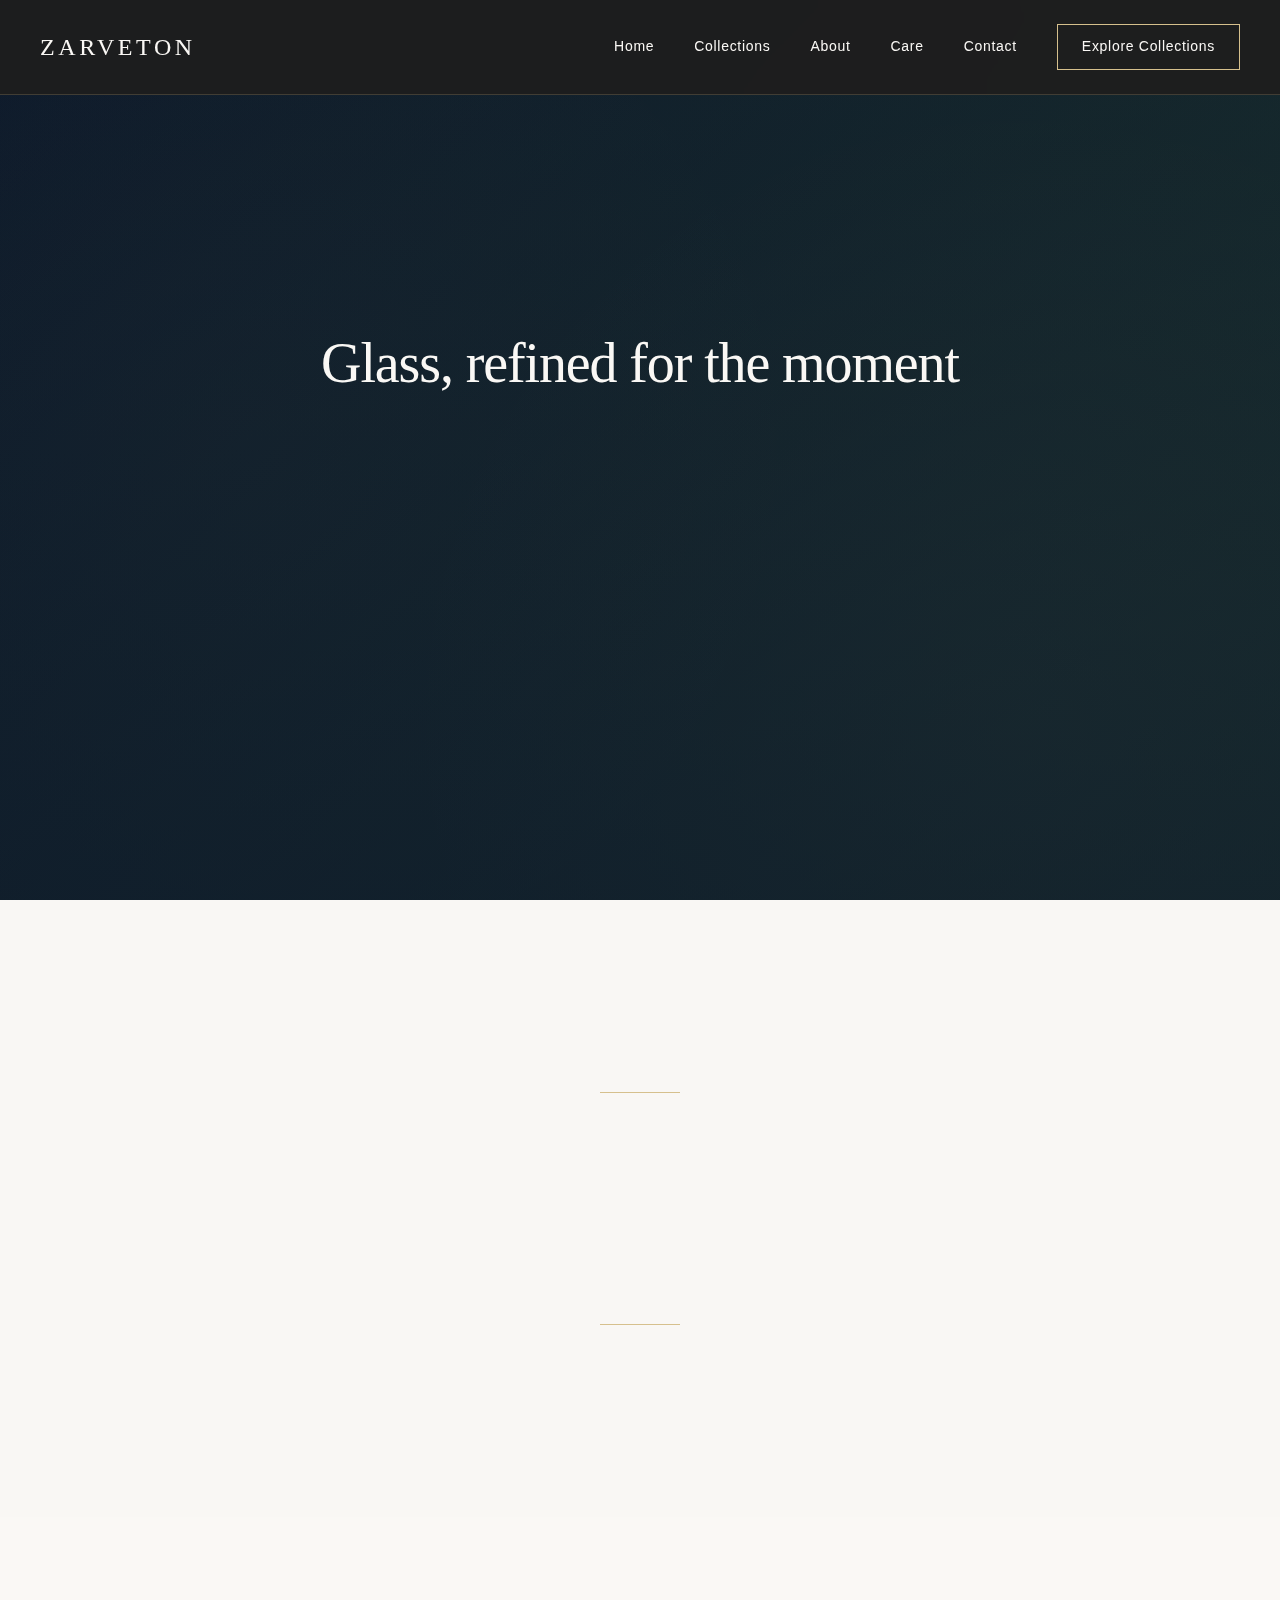
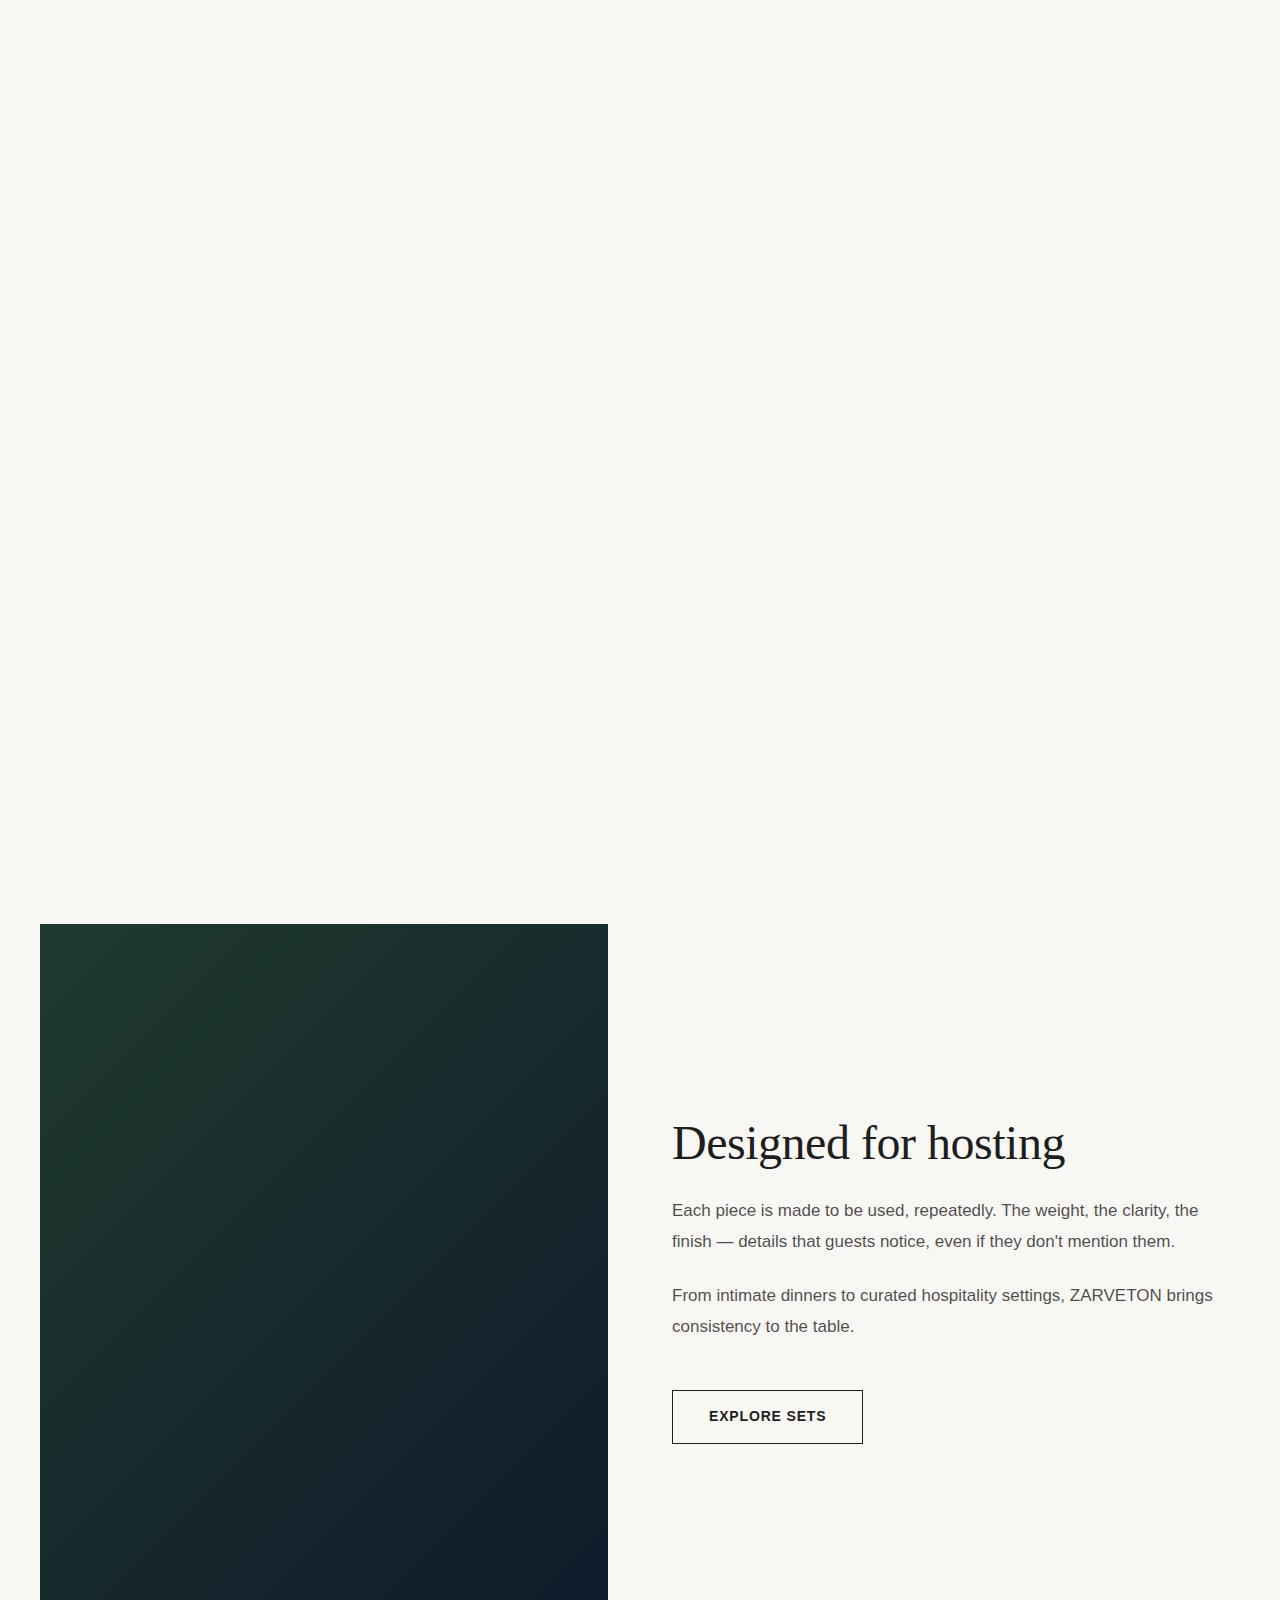
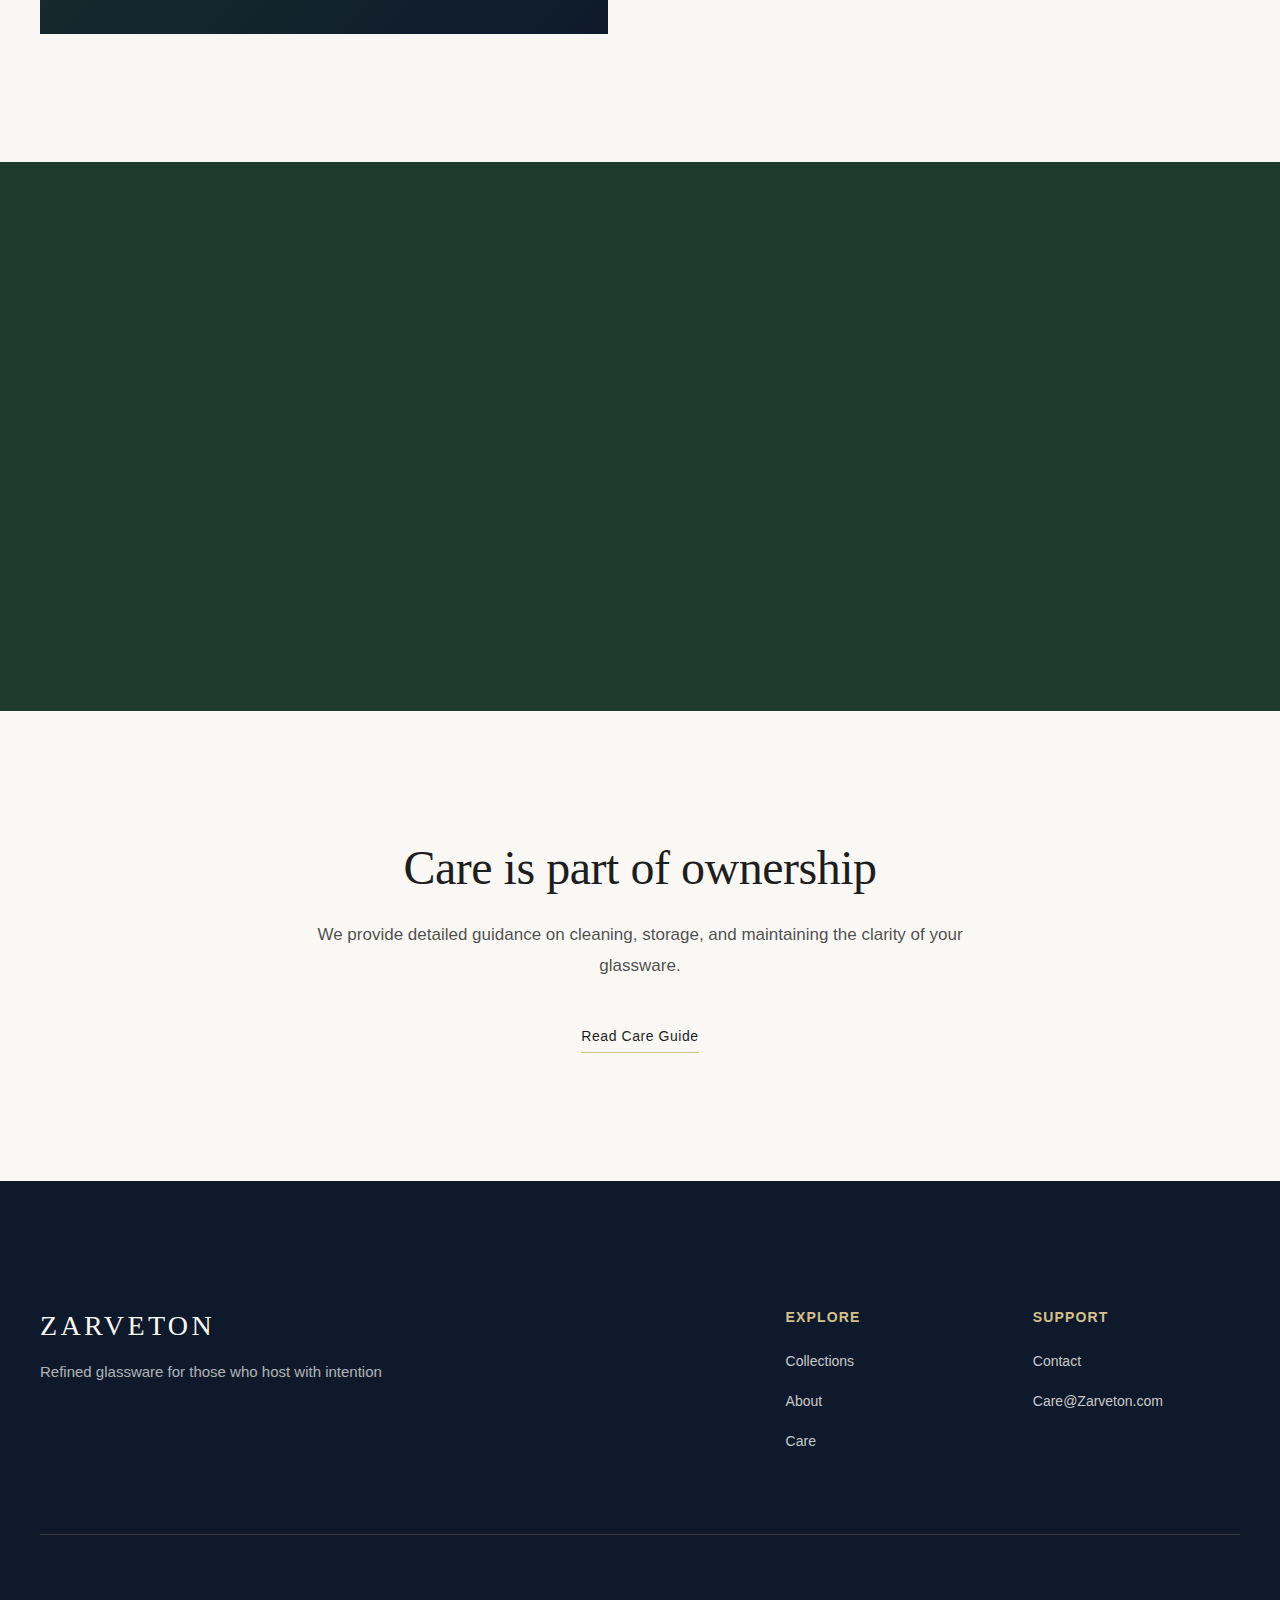
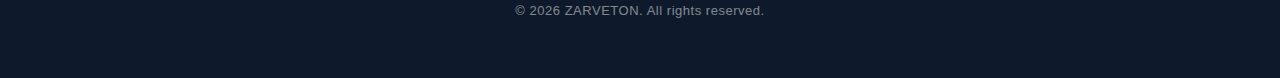
<file: index.html>
<!DOCTYPE html>
<html lang="en">
<head>
    <meta charset="UTF-8">
    <meta name="viewport" content="width=device-width, initial-scale=1.0">
    <title>ZARVETON — Refined Glassware</title>
    <link rel="stylesheet" href="styles.css">
</head>
<body>
    <!-- Navigation -->
    <nav class="nav">
        <div class="nav-container">
            <a href="index.html" class="logo">ZARVETON</a>
            <div class="nav-links">
                <a href="index.html">Home</a>
                <a href="collections.html">Collections</a>
                <a href="about.html">About</a>
                <a href="care.html">Care</a>
                <a href="contact.html">Contact</a>
                <a href="collections.html" class="nav-cta">Explore Collections</a>
            </div>
        </div>
    </nav>

    <!-- Hero Section -->
    <section class="hero">
        <div class="hero-overlay"></div>
        <div class="hero-content">
            <h1 class="fade-in">Glass, refined for the moment</h1>
            <p class="hero-subtext fade-in-delay-1">Clarity and weight, designed for those who host with intention</p>
            <div class="hero-ctas fade-in-delay-2">
                <a href="collections.html" class="btn-primary">Explore the Collection</a>
                <a href="care.html" class="btn-text">Care & Assurance</a>
            </div>
        </div>
    </section>

    <!-- Brand Philosophy -->
    <section class="philosophy">
        <div class="container-narrow">
            <div class="gold-divider"></div>
            <p class="philosophy-text fade-in-scroll">
                Balance in form. Precision in finish. Every piece is designed for clarity, weight, and the ritual of gathering. This is glassware for those who understand that care extends beyond the table.
            </p>
            <div class="gold-divider"></div>
        </div>
    </section>

    <!-- Featured Collections -->
    <section class="featured-collections">
        <div class="container">
            <div class="collections-grid">
                <article class="collection-card fade-in-scroll">
                    <div class="collection-image">
                        <div class="placeholder-image" style="background: linear-gradient(135deg, #0E1A2B 0%, #1F3A2E 100%);"></div>
                    </div>
                    <div class="collection-info">
                        <h3>Stemware</h3>
                        <p>Balanced forms for wine and champagne</p>
                        <a href="collection-detail.html" class="collection-link">View Collection</a>
                    </div>
                </article>

                <article class="collection-card fade-in-scroll">
                    <div class="collection-image">
                        <div class="placeholder-image" style="background: linear-gradient(135deg, #1F3A2E 0%, #0E1A2B 100%);"></div>
                    </div>
                    <div class="collection-info">
                        <h3>Bar</h3>
                        <p>Weighted glassware for spirits and cocktails</p>
                        <a href="collection-detail.html" class="collection-link">View Collection</a>
                    </div>
                </article>

                <article class="collection-card fade-in-scroll">
                    <div class="collection-image">
                        <div class="placeholder-image" style="background: linear-gradient(135deg, #0E1A2B 0%, #1E1E1E 100%);"></div>
                    </div>
                    <div class="collection-info">
                        <h3>Serveware</h3>
                        <p>Carafes and vessels for shared moments</p>
                        <a href="collection-detail.html" class="collection-link">View Collection</a>
                    </div>
                </article>
            </div>
        </div>
    </section>

    <!-- The Moment / Use Case -->
    <section class="moment">
        <div class="container-wide">
            <div class="moment-grid">
                <div class="moment-image">
                    <div class="placeholder-image" style="background: linear-gradient(135deg, #1F3A2E 0%, #0E1A2B 100%);"></div>
                </div>
                <div class="moment-content">
                    <h2>Designed for hosting</h2>
                    <p>Each piece is made to be used, repeatedly. The weight, the clarity, the finish — details that guests notice, even if they don't mention them.</p>
                    <p>From intimate dinners to curated hospitality settings, ZARVETON brings consistency to the table.</p>
                    <a href="collections.html" class="btn-secondary">Explore Sets</a>
                </div>
            </div>
        </div>
    </section>

    <!-- Craft & Assurance -->
    <section class="assurance">
        <div class="container">
            <div class="assurance-grid">
                <div class="assurance-item fade-in-scroll">
                    <div class="assurance-icon">
                        <svg width="32" height="32" viewBox="0 0 32 32" fill="none" xmlns="http://www.w3.org/2000/svg">
                            <circle cx="16" cy="16" r="15" stroke="#D6C08D" stroke-width="1"/>
                            <circle cx="16" cy="16" r="8" stroke="#D6C08D" stroke-width="1"/>
                        </svg>
                    </div>
                    <h4>Clarity & finish</h4>
                    <p>Transparent glass, precise edges, refined surface quality</p>
                </div>

                <div class="assurance-item fade-in-scroll">
                    <div class="assurance-icon">
                        <svg width="32" height="32" viewBox="0 0 32 32" fill="none" xmlns="http://www.w3.org/2000/svg">
                            <rect x="8" y="16" width="16" height="1" fill="#D6C08D"/>
                            <rect x="8" y="12" width="16" height="1" fill="#D6C08D"/>
                            <rect x="8" y="20" width="16" height="1" fill="#D6C08D"/>
                        </svg>
                    </div>
                    <h4>Balanced weight</h4>
                    <p>Measured proportions that feel substantial in hand</p>
                </div>

                <div class="assurance-item fade-in-scroll">
                    <div class="assurance-icon">
                        <svg width="32" height="32" viewBox="0 0 32 32" fill="none" xmlns="http://www.w3.org/2000/svg">
                            <path d="M16 4 L28 16 L16 28 L4 16 Z" stroke="#D6C08D" stroke-width="1" fill="none"/>
                        </svg>
                    </div>
                    <h4>Designed for repeat use</h4>
                    <p>Built to become part of your hosting ritual</p>
                </div>

                <div class="assurance-item fade-in-scroll">
                    <div class="assurance-icon">
                        <svg width="32" height="32" viewBox="0 0 32 32" fill="none" xmlns="http://www.w3.org/2000/svg">
                            <rect x="6" y="6" width="20" height="20" stroke="#D6C08D" stroke-width="1" fill="none"/>
                            <line x1="6" y1="16" x2="26" y2="16" stroke="#D6C08D" stroke-width="1"/>
                            <line x1="16" y1="6" x2="16" y2="26" stroke="#D6C08D" stroke-width="1"/>
                        </svg>
                    </div>
                    <h4>Care-first support</h4>
                    <p>Guidance for longevity, always available</p>
                </div>
            </div>
        </div>
    </section>

    <!-- Care Preview -->
    <section class="care-preview">
        <div class="container-narrow">
            <h2>Care is part of ownership</h2>
            <p>We provide detailed guidance on cleaning, storage, and maintaining the clarity of your glassware.</p>
            <a href="care.html" class="btn-text">Read Care Guide</a>
        </div>
    </section>

    <!-- Footer -->
    <footer class="footer">
        <div class="container">
            <div class="footer-content">
                <div class="footer-brand">
                    <h3>ZARVETON</h3>
                    <p>Refined glassware for those who host with intention</p>
                </div>
                <div class="footer-links">
                    <div class="footer-column">
                        <h5>Explore</h5>
                        <a href="collections.html">Collections</a>
                        <a href="about.html">About</a>
                        <a href="care.html">Care</a>
                    </div>
                    <div class="footer-column">
                        <h5>Support</h5>
                        <a href="contact.html">Contact</a>
                        <a href="mailto:Care@Zarveton.com">Care@Zarveton.com</a>
                    </div>
                </div>
            </div>
            <div class="footer-bottom">
                <p>&copy; 2026 ZARVETON. All rights reserved.</p>
            </div>
        </div>
    </footer>

    <script src="script.js"></script>
</body>
</html>
</file>
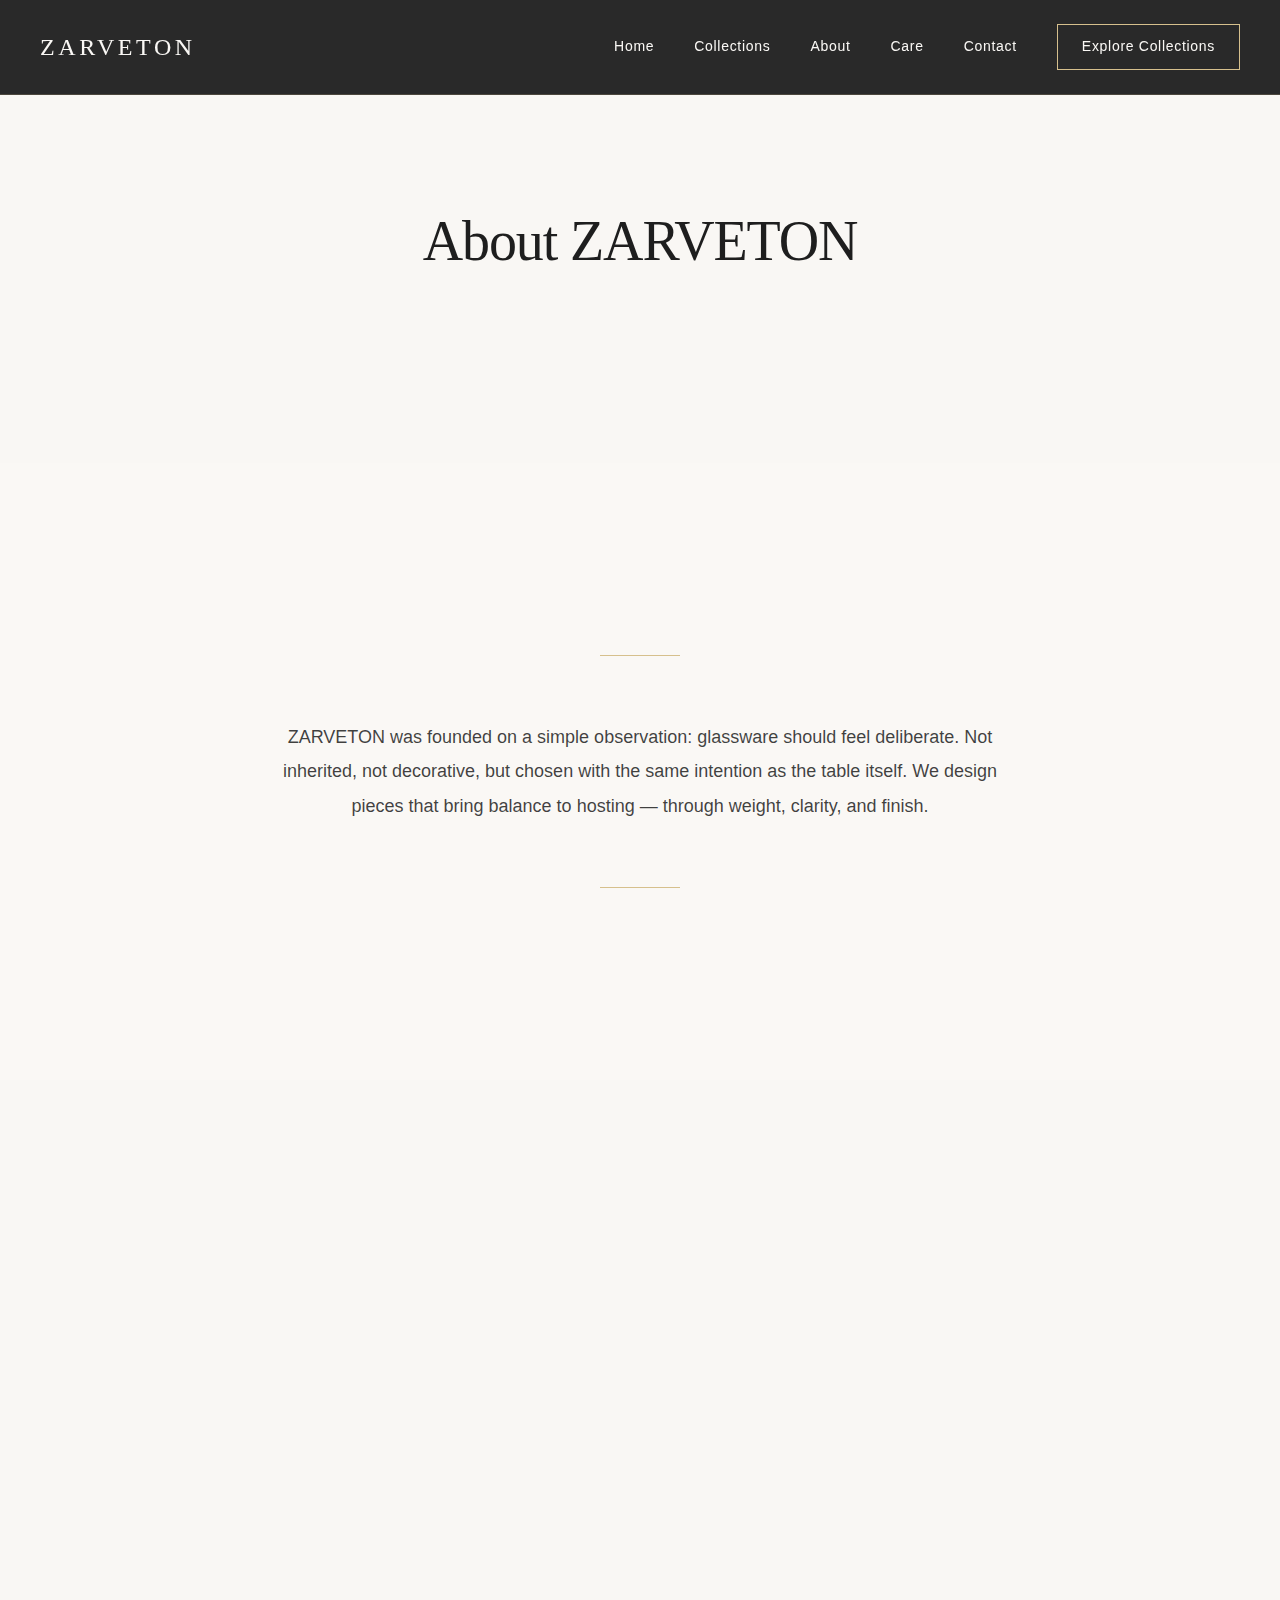
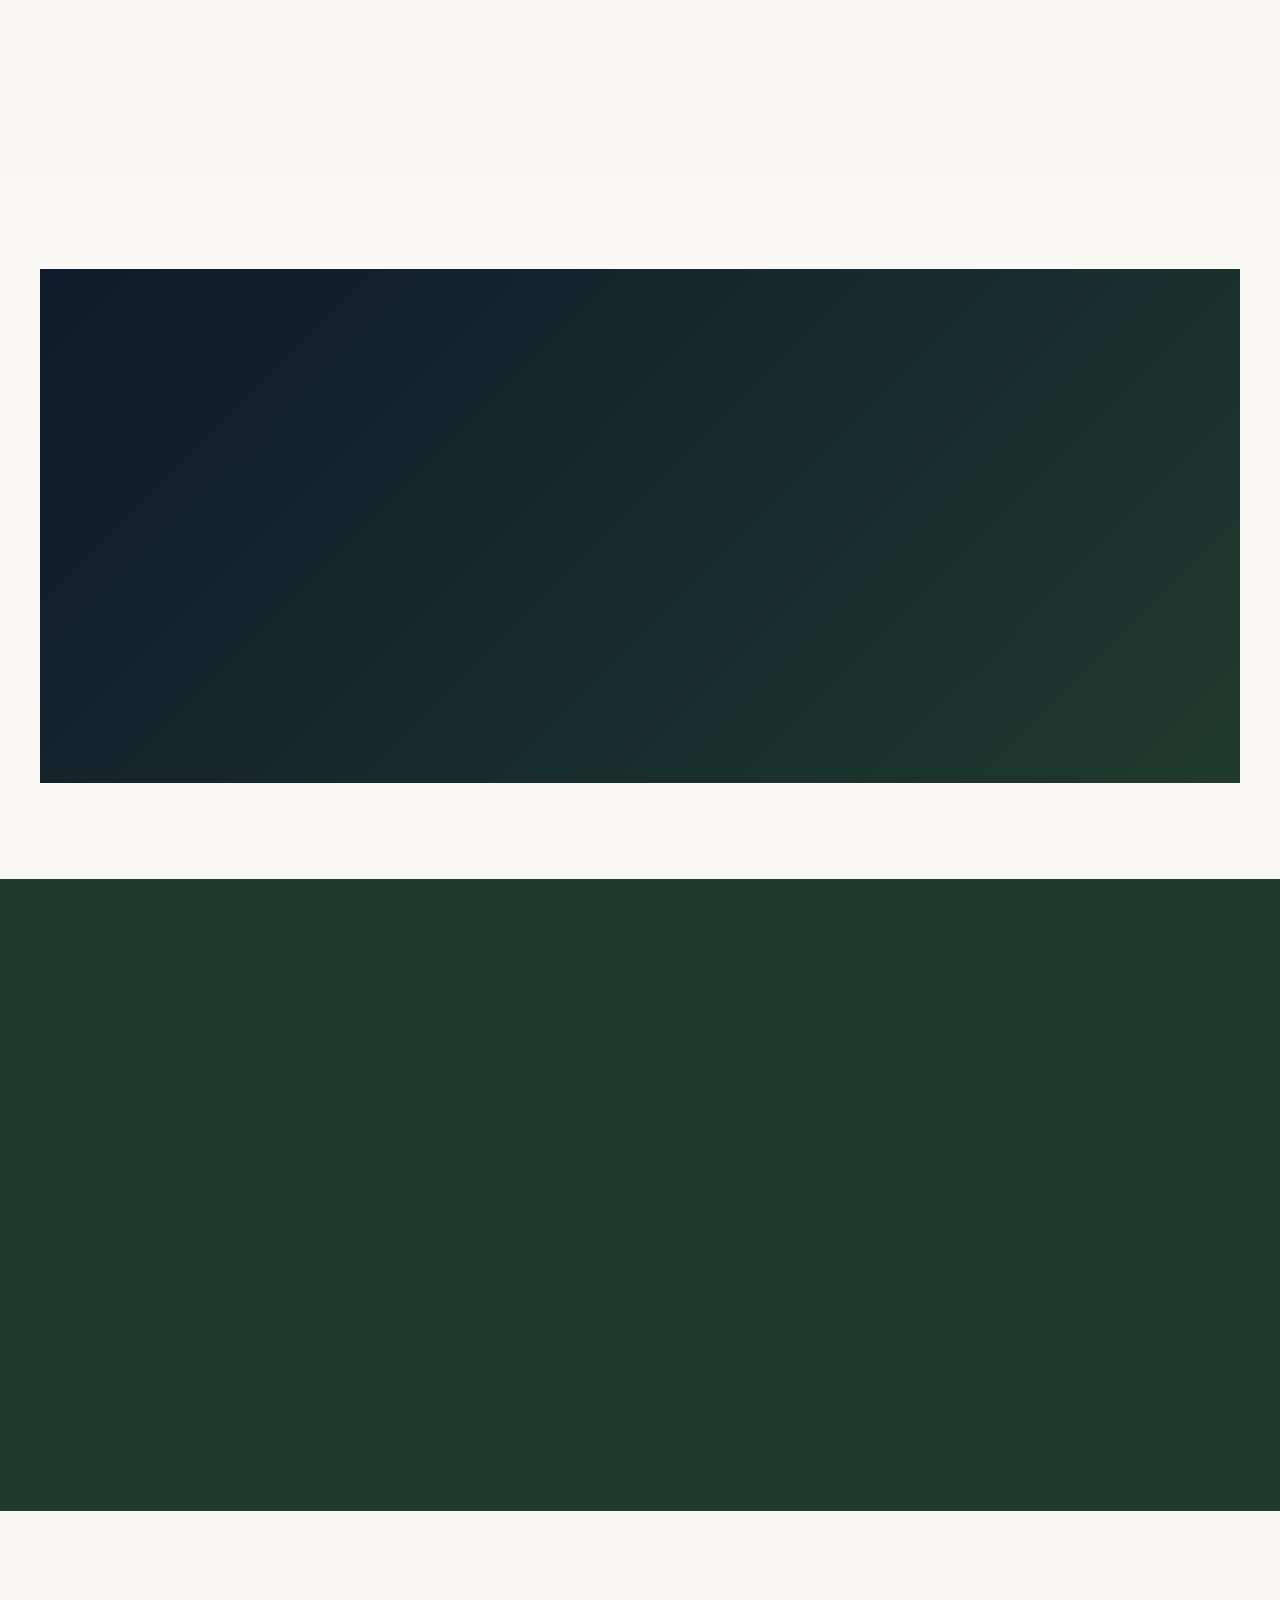
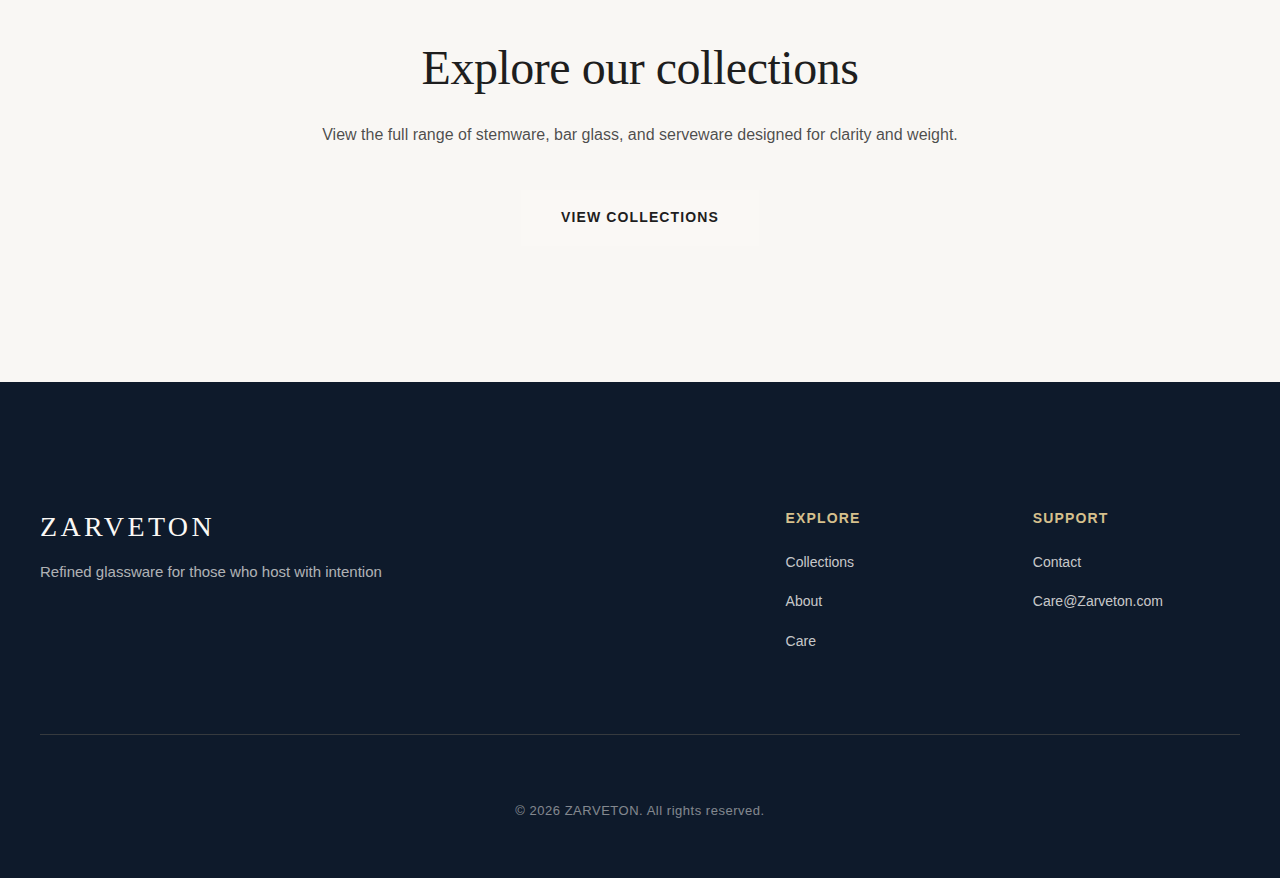
<file: about.html>
<!DOCTYPE html>
<html lang="en">
<head>
    <meta charset="UTF-8">
    <meta name="viewport" content="width=device-width, initial-scale=1.0">
    <title>About — ZARVETON</title>
    <link rel="stylesheet" href="styles.css">
    <link rel="stylesheet" href="about.css">
</head>
<body>
    <!-- Navigation -->
    <nav class="nav">
        <div class="nav-container">
            <a href="index.html" class="logo">ZARVETON</a>
            <div class="nav-links">
                <a href="index.html">Home</a>
                <a href="collections.html">Collections</a>
                <a href="about.html">About</a>
                <a href="care.html">Care</a>
                <a href="contact.html">Contact</a>
                <a href="collections.html" class="nav-cta">Explore Collections</a>
            </div>
        </div>
    </nav>

    <!-- About Hero -->
    <section class="about-hero">
        <div class="container-narrow">
            <h1 class="fade-in">About ZARVETON</h1>
            <p class="hero-intro fade-in-delay-1">Glassware designed for clarity, weight, and those who understand that hosting is a form of care.</p>
        </div>
    </section>

    <!-- Origin Statement -->
    <section class="about-origin">
        <div class="container-narrow">
            <div class="gold-divider"></div>
            <p class="fade-in-scroll">ZARVETON was founded on a simple observation: glassware should feel deliberate. Not inherited, not decorative, but chosen with the same intention as the table itself. We design pieces that bring balance to hosting — through weight, clarity, and finish.</p>
            <div class="gold-divider"></div>
        </div>
    </section>

    <!-- Philosophy Grid -->
    <section class="about-philosophy">
        <div class="container">
            <h2 class="section-title fade-in-scroll">What ZARVETON stands for</h2>
            <div class="philosophy-grid">
                <article class="philosophy-card fade-in-scroll">
                    <h3>Craft without drama</h3>
                    <p>We believe in precision over spectacle. Every piece is designed to perform quietly — clear glass, balanced weight, refined edges. The details speak for themselves, without excess.</p>
                </article>

                <article class="philosophy-card fade-in-scroll">
                    <h3>Balance in form</h3>
                    <p>A glass should feel right in hand. Not too light, not too heavy. The proportions matter because they affect how guests experience the moment. We design for stability, sight lines, and the ritual of use.</p>
                </article>

                <article class="philosophy-card fade-in-scroll">
                    <h3>Hosting as intention</h3>
                    <p>Tables are where care becomes visible. The glassware you choose signals how you approach gathering. ZARVETON is for those who see hosting as more than hospitality — it's a form of consideration.</p>
                </article>
            </div>
        </div>
    </section>

    <!-- Image Feature -->
    <section class="about-image">
        <div class="container-wide">
            <div class="about-image-full">
                <div class="placeholder-image" style="background: linear-gradient(135deg, #0E1A2B 0%, #1F3A2E 100%);"></div>
            </div>
        </div>
    </section>

    <!-- Who We Serve -->
    <section class="about-serve">
        <div class="container-narrow">
            <h2 class="fade-in-scroll">Who we serve</h2>
            <div class="serve-content fade-in-scroll">
                <p>ZARVETON is designed for individuals who care about hosting with intention — those who understand that glassware is part of the table's narrative.</p>
                <p>We also work with boutique hospitality spaces: restaurants, hotels, and venues that value consistency, finish, and the kind of attention guests notice without mentioning.</p>
                <p>Whether you're building a home collection or outfitting a dining room, we provide glassware that holds up to repeated use and maintains its clarity over time.</p>
            </div>
        </div>
    </section>

    <!-- CTA -->
    <section class="about-cta">
        <div class="container-narrow">
            <h2>Explore our collections</h2>
            <p>View the full range of stemware, bar glass, and serveware designed for clarity and weight.</p>
            <a href="collections.html" class="btn-primary">View Collections</a>
        </div>
    </section>

    <!-- Footer -->
    <footer class="footer">
        <div class="container">
            <div class="footer-content">
                <div class="footer-brand">
                    <h3>ZARVETON</h3>
                    <p>Refined glassware for those who host with intention</p>
                </div>
                <div class="footer-links">
                    <div class="footer-column">
                        <h5>Explore</h5>
                        <a href="collections.html">Collections</a>
                        <a href="about.html">About</a>
                        <a href="care.html">Care</a>
                    </div>
                    <div class="footer-column">
                        <h5>Support</h5>
                        <a href="contact.html">Contact</a>
                        <a href="mailto:Care@Zarveton.com">Care@Zarveton.com</a>
                    </div>
                </div>
            </div>
            <div class="footer-bottom">
                <p>&copy; 2026 ZARVETON. All rights reserved.</p>
            </div>
        </div>
    </footer>

    <script src="script.js"></script>
</body>
</html>
</file>
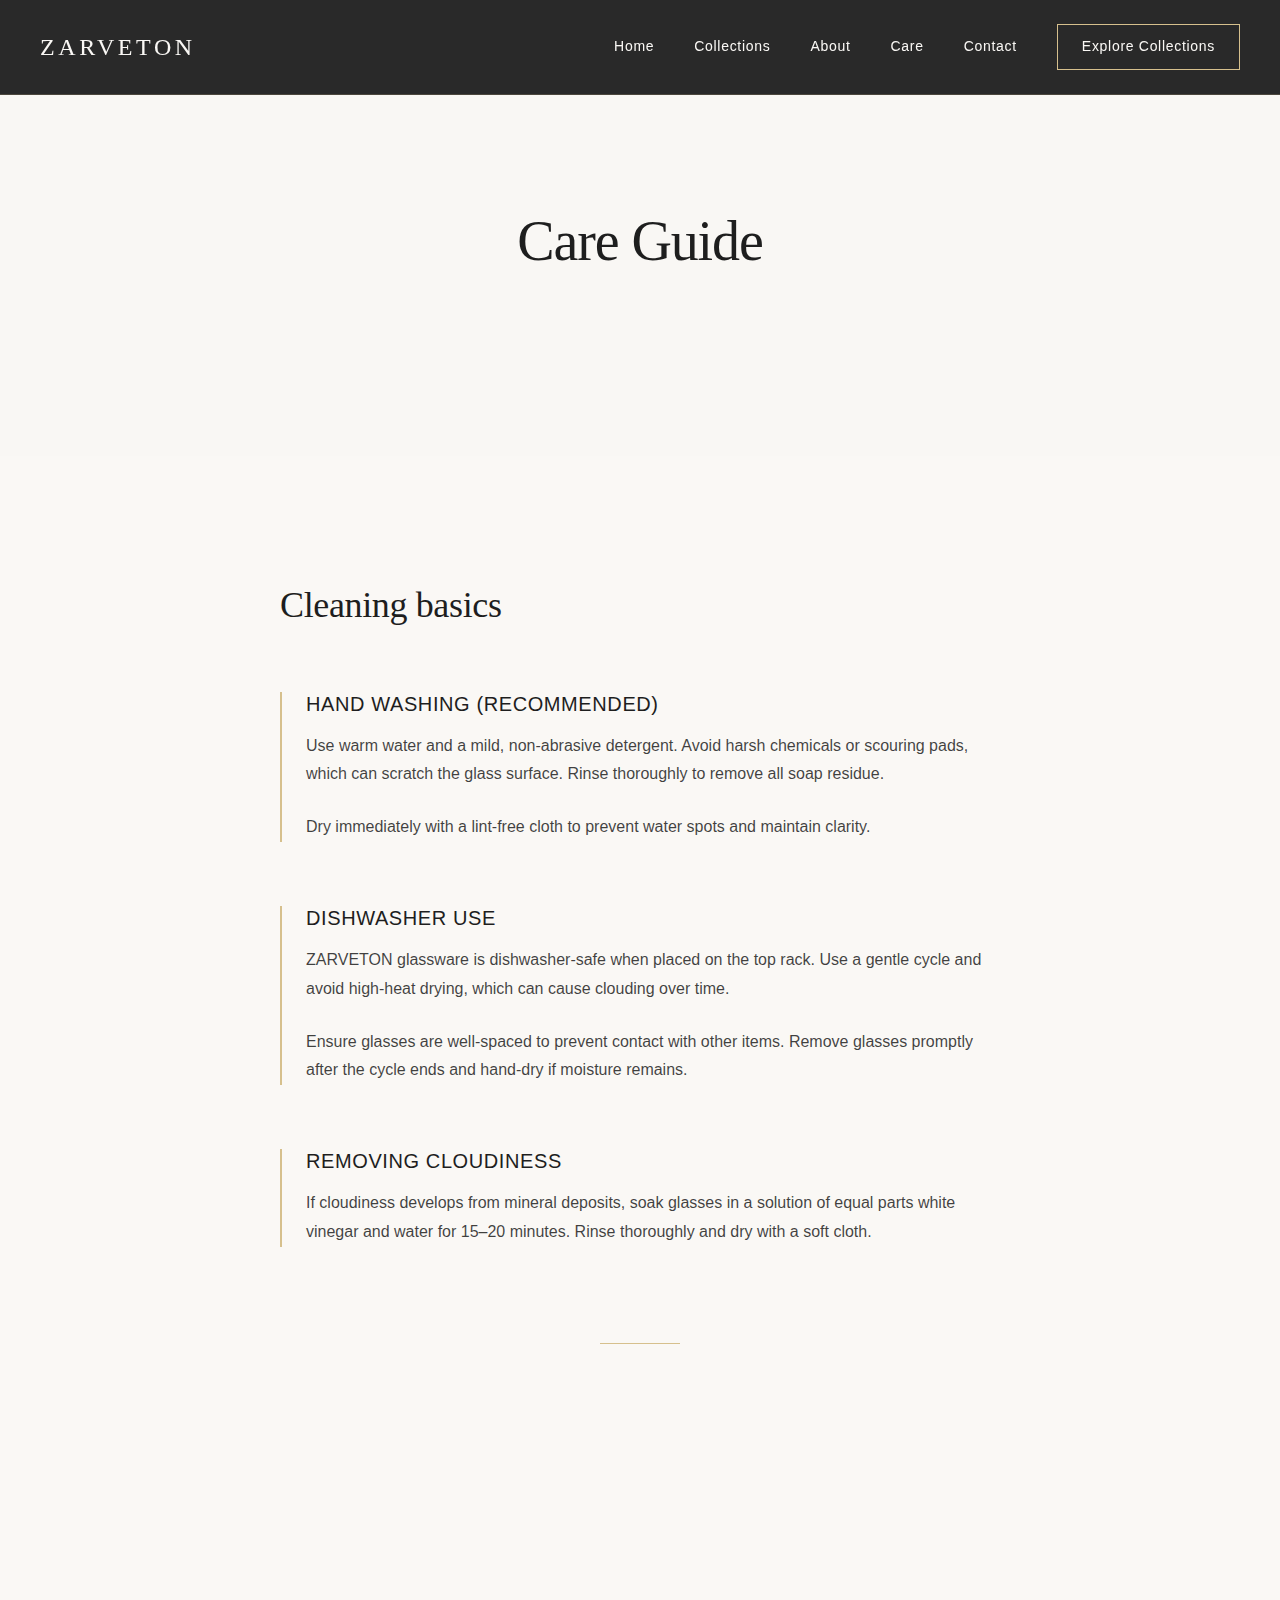
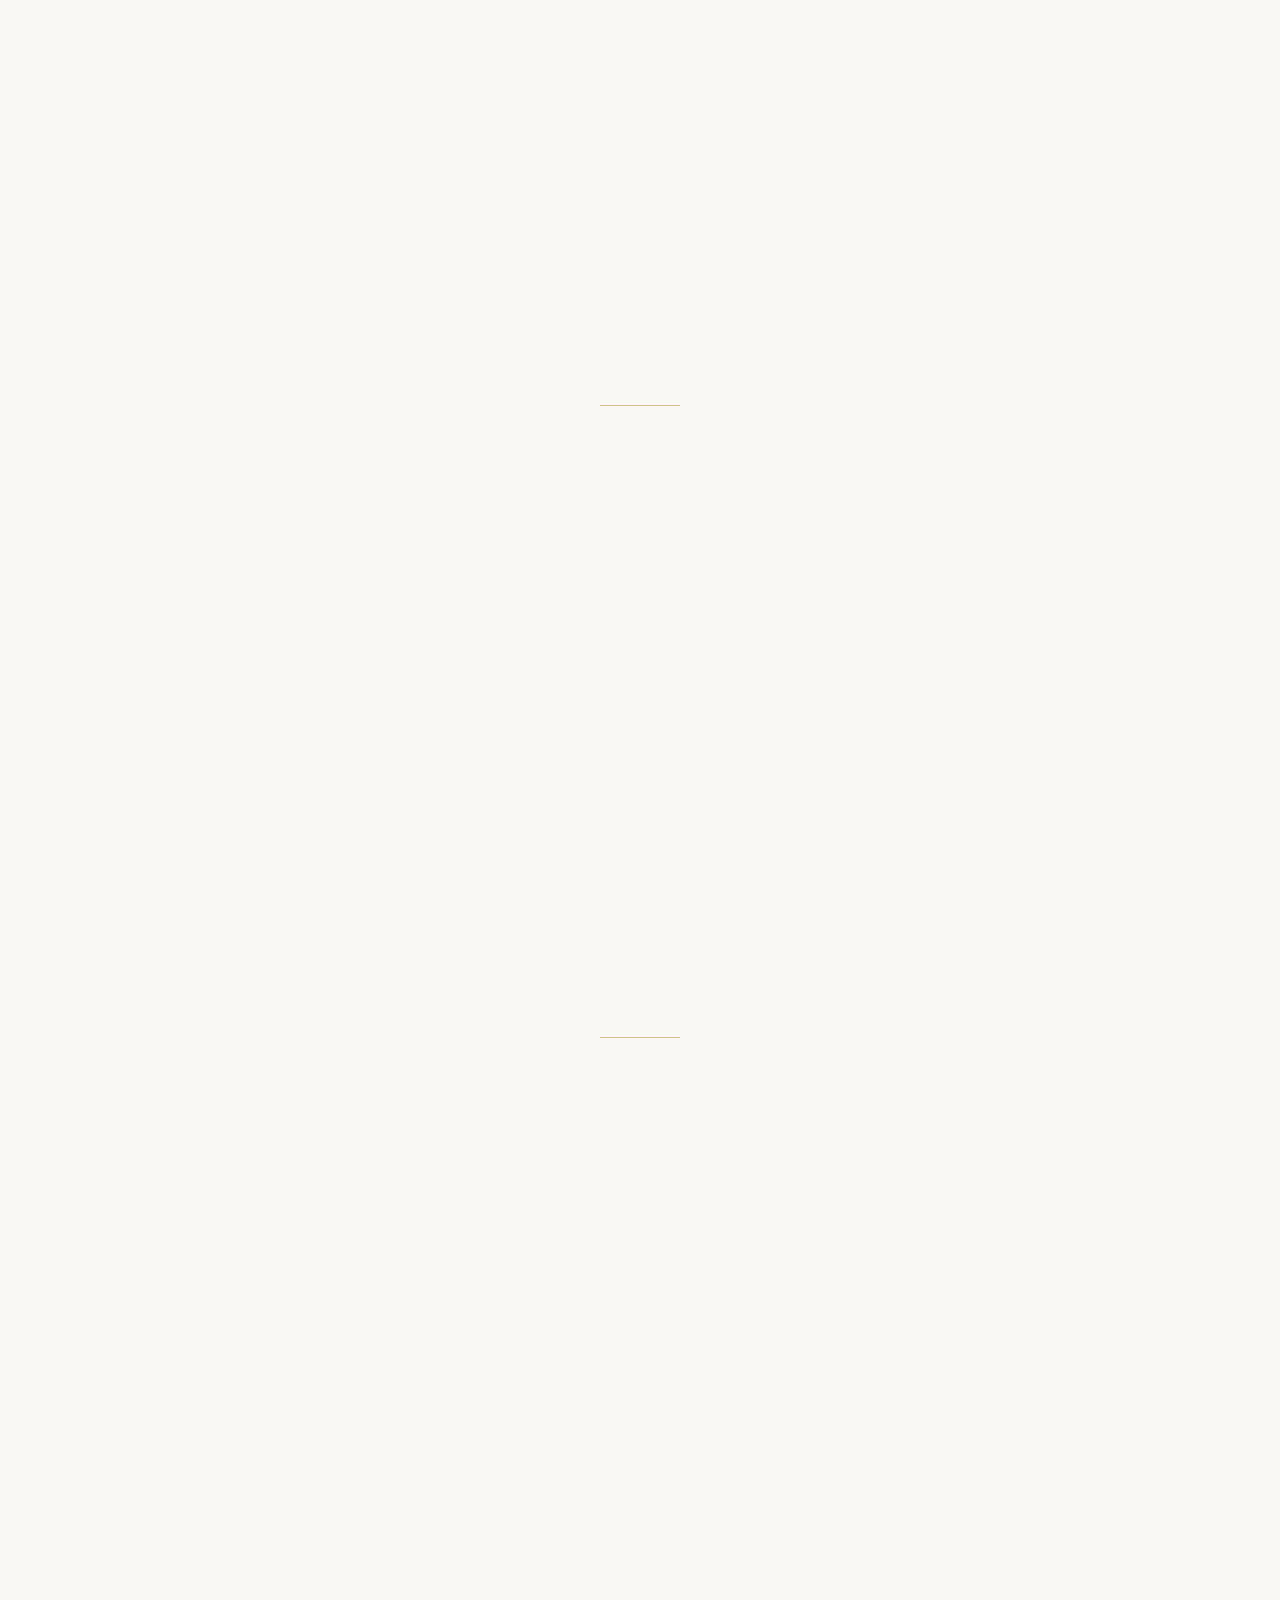
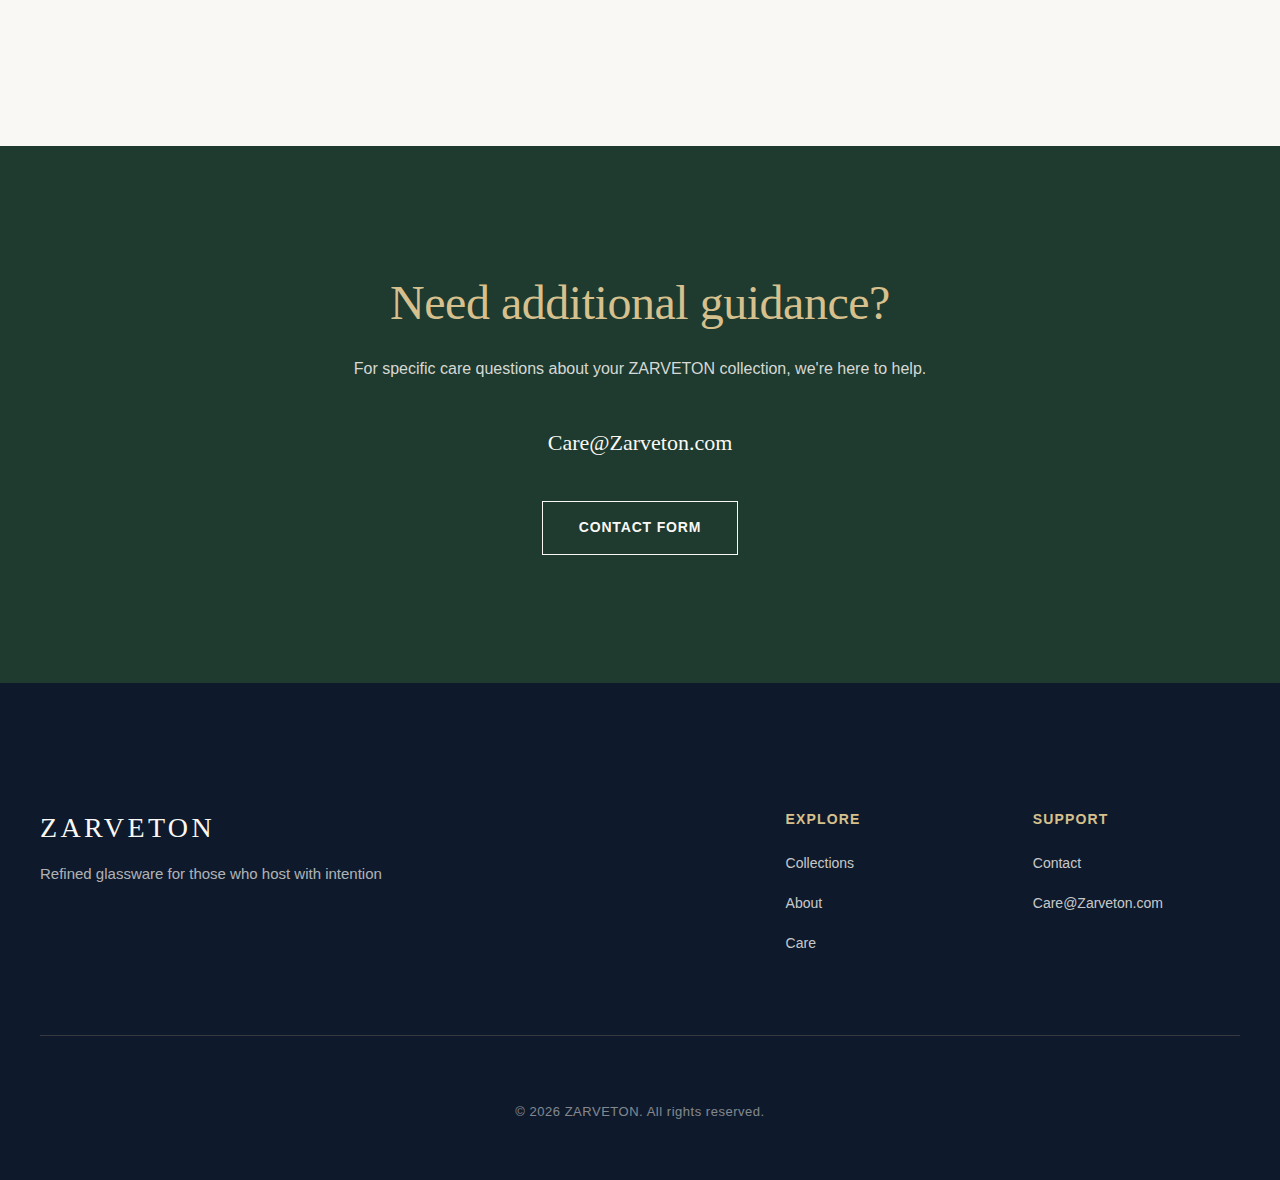
<file: care.html>
<!DOCTYPE html>
<html lang="en">
<head>
    <meta charset="UTF-8">
    <meta name="viewport" content="width=device-width, initial-scale=1.0">
    <title>Care — ZARVETON</title>
    <link rel="stylesheet" href="styles.css">
    <link rel="stylesheet" href="care.css">
</head>
<body>
    <!-- Navigation -->
    <nav class="nav">
        <div class="nav-container">
            <a href="index.html" class="logo">ZARVETON</a>
            <div class="nav-links">
                <a href="index.html">Home</a>
                <a href="collections.html">Collections</a>
                <a href="about.html">About</a>
                <a href="care.html">Care</a>
                <a href="contact.html">Contact</a>
                <a href="collections.html" class="nav-cta">Explore Collections</a>
            </div>
        </div>
    </nav>

    <!-- Care Header -->
    <section class="care-header">
        <div class="container-narrow">
            <h1 class="fade-in">Care Guide</h1>
            <p class="care-intro fade-in-delay-1">Glassware is made to be used. With the right care, ZARVETON pieces maintain their clarity and finish for years. This guide covers cleaning, storage, and handling to ensure longevity.</p>
        </div>
    </section>

    <!-- Care Content -->
    <section class="care-content">
        <div class="container-narrow">
            
            <!-- Cleaning Basics -->
            <article class="care-section fade-in-scroll">
                <h2>Cleaning basics</h2>
                <div class="care-detail">
                    <h4>Hand washing (recommended)</h4>
                    <p>Use warm water and a mild, non-abrasive detergent. Avoid harsh chemicals or scouring pads, which can scratch the glass surface. Rinse thoroughly to remove all soap residue.</p>
                    <p>Dry immediately with a lint-free cloth to prevent water spots and maintain clarity.</p>
                </div>
                
                <div class="care-detail">
                    <h4>Dishwasher use</h4>
                    <p>ZARVETON glassware is dishwasher-safe when placed on the top rack. Use a gentle cycle and avoid high-heat drying, which can cause clouding over time.</p>
                    <p>Ensure glasses are well-spaced to prevent contact with other items. Remove glasses promptly after the cycle ends and hand-dry if moisture remains.</p>
                </div>

                <div class="care-detail">
                    <h4>Removing cloudiness</h4>
                    <p>If cloudiness develops from mineral deposits, soak glasses in a solution of equal parts white vinegar and water for 15–20 minutes. Rinse thoroughly and dry with a soft cloth.</p>
                </div>
            </article>

            <div class="gold-divider"></div>

            <!-- Storage & Handling -->
            <article class="care-section fade-in-scroll">
                <h2>Storage and handling</h2>
                <div class="care-detail">
                    <h4>Proper storage</h4>
                    <p>Store glassware upright on stable shelving. Avoid stacking glasses rim-to-rim, as this increases the risk of chipping.</p>
                    <p>If cabinet space is limited, use felt or cloth dividers to prevent glass-to-glass contact.</p>
                </div>
                
                <div class="care-detail">
                    <h4>Handling stemware</h4>
                    <p>Hold stemware by the bowl, not the stem. This reduces pressure on the thinnest part of the glass and prevents accidental breakage.</p>
                    <p>When serving, place glasses gently on surfaces. Avoid hard impacts that can compromise the base or rim.</p>
                </div>
            </article>

            <div class="gold-divider"></div>

            <!-- Avoiding Damage -->
            <article class="care-section fade-in-scroll">
                <h2>Avoiding scratches and clouding</h2>
                <div class="care-detail">
                    <h4>Preventing scratches</h4>
                    <p>Use cutting boards and avoid placing glassware directly on rough or abrasive surfaces.</p>
                    <p>When polishing, use microfiber or lint-free cloths. Avoid paper towels, which can leave fine scratches.</p>
                </div>
                
                <div class="care-detail">
                    <h4>Maintaining clarity</h4>
                    <p>Hard water can cause mineral buildup. If you live in an area with hard water, consider using filtered or distilled water for rinsing after washing.</p>
                    <p>Dry glasses immediately after washing to prevent water spots from forming.</p>
                </div>
            </article>

            <div class="gold-divider"></div>

            <!-- Damage & Repairs -->
            <article class="care-section fade-in-scroll">
                <h2>What to do if damaged</h2>
                <div class="care-detail">
                    <h4>Minor chips</h4>
                    <p>Small chips on the rim compromise both safety and clarity. We recommend discontinuing use of chipped glassware to avoid injury.</p>
                </div>
                
                <div class="care-detail">
                    <h4>Cracks or breaks</h4>
                    <p>Cracked glass should not be used, as it can break unexpectedly during handling or cleaning.</p>
                    <p>For replacement inquiries or questions about damaged pieces, contact us at <a href="mailto:Care@Zarveton.com">Care@Zarveton.com</a>.</p>
                </div>
            </article>

        </div>
    </section>

    <!-- Care Support -->
    <section class="care-support">
        <div class="container-narrow">
            <h2>Need additional guidance?</h2>
            <p>For specific care questions about your ZARVETON collection, we're here to help.</p>
            <a href="mailto:Care@Zarveton.com" class="support-email">Care@Zarveton.com</a>
            <a href="contact.html" class="btn-secondary">Contact Form</a>
        </div>
    </section>

    <!-- Footer -->
    <footer class="footer">
        <div class="container">
            <div class="footer-content">
                <div class="footer-brand">
                    <h3>ZARVETON</h3>
                    <p>Refined glassware for those who host with intention</p>
                </div>
                <div class="footer-links">
                    <div class="footer-column">
                        <h5>Explore</h5>
                        <a href="collections.html">Collections</a>
                        <a href="about.html">About</a>
                        <a href="care.html">Care</a>
                    </div>
                    <div class="footer-column">
                        <h5>Support</h5>
                        <a href="contact.html">Contact</a>
                        <a href="mailto:Care@Zarveton.com">Care@Zarveton.com</a>
                    </div>
                </div>
            </div>
            <div class="footer-bottom">
                <p>&copy; 2026 ZARVETON. All rights reserved.</p>
            </div>
        </div>
    </footer>

    <script src="script.js"></script>
</body>
</html>
</file>
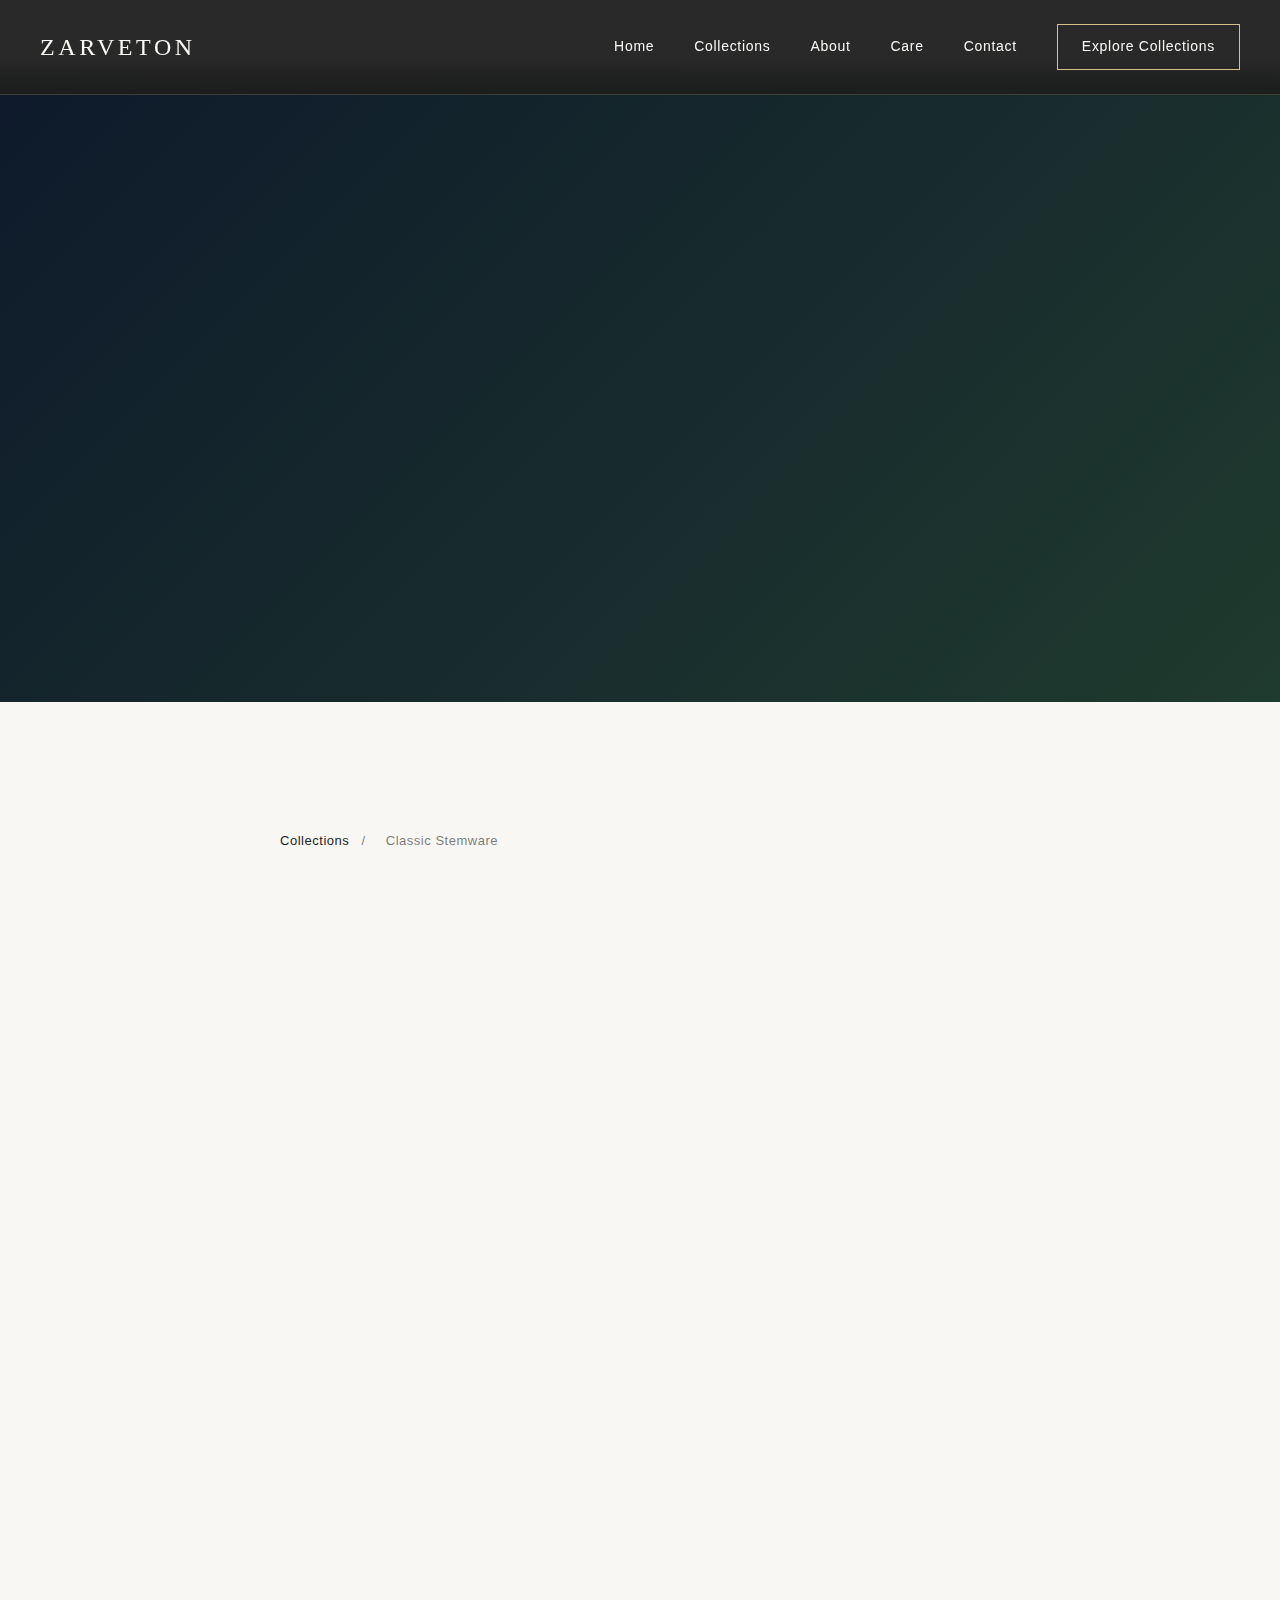
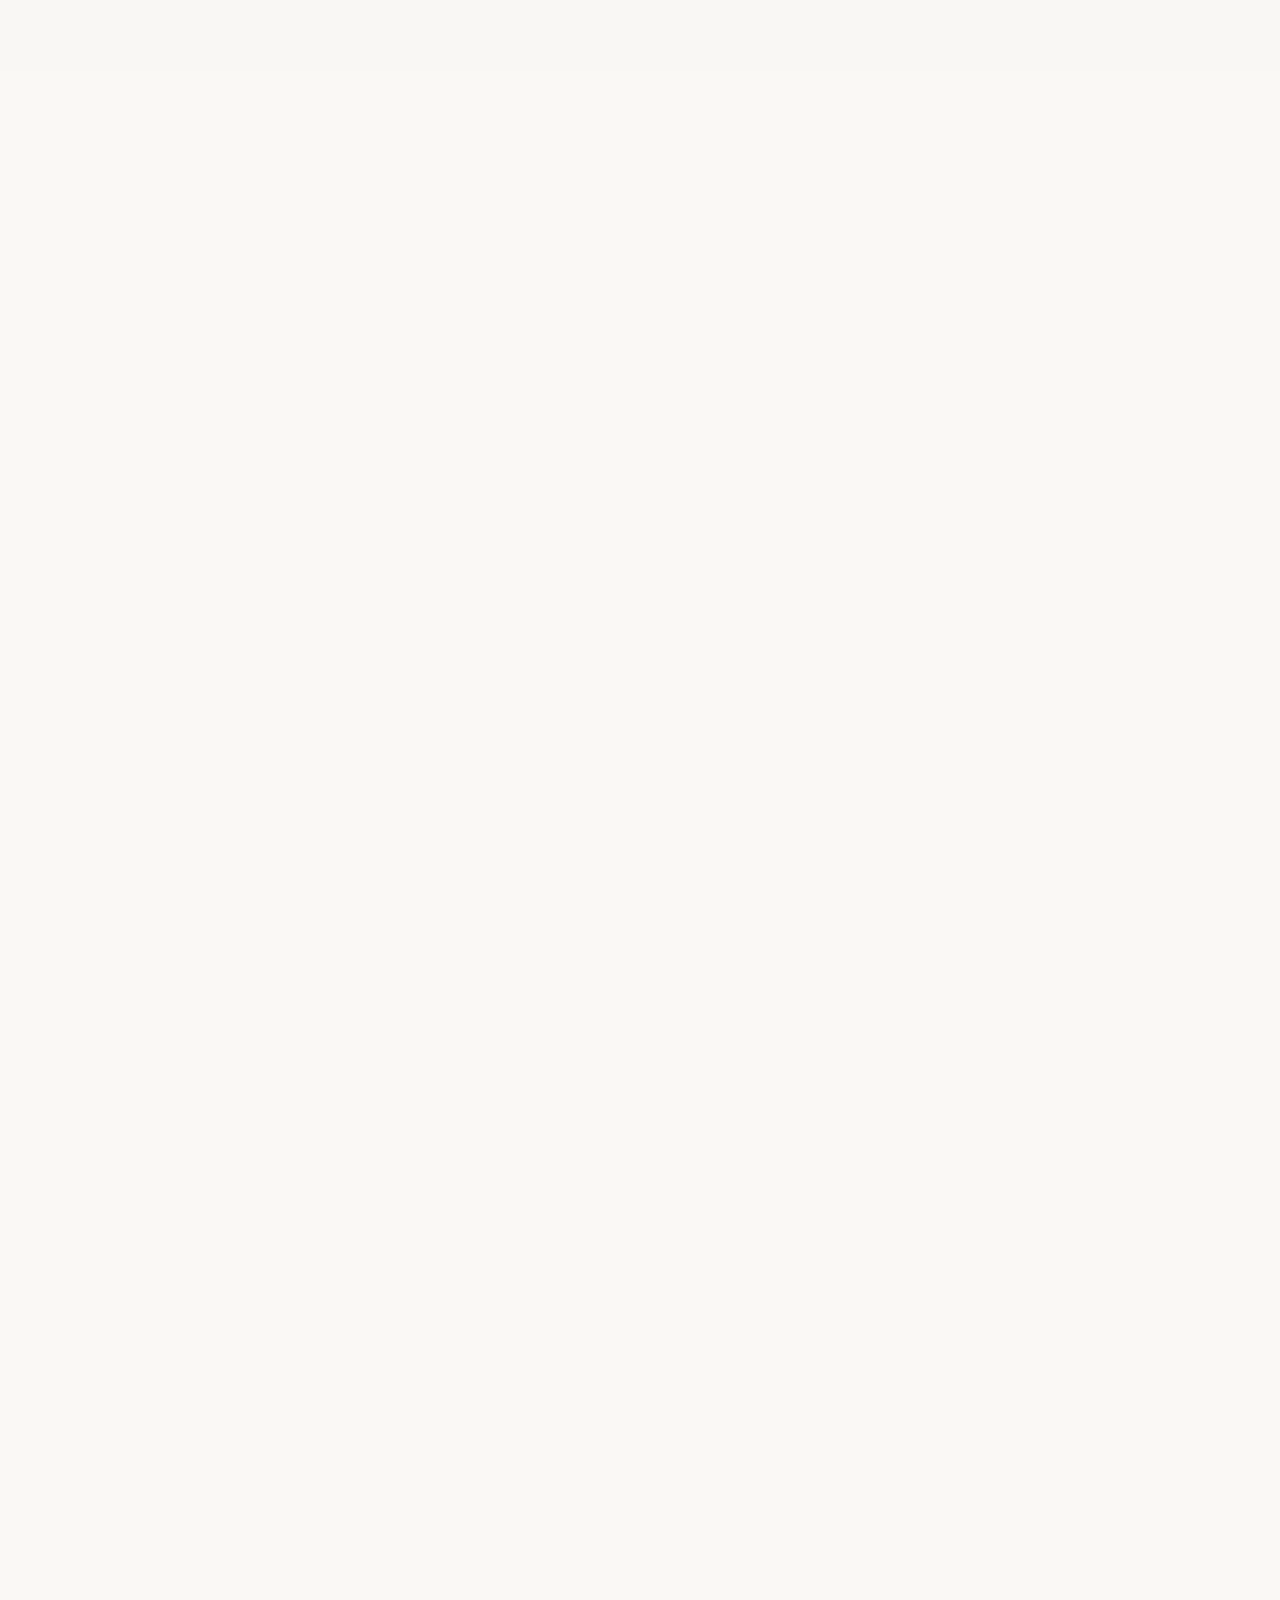
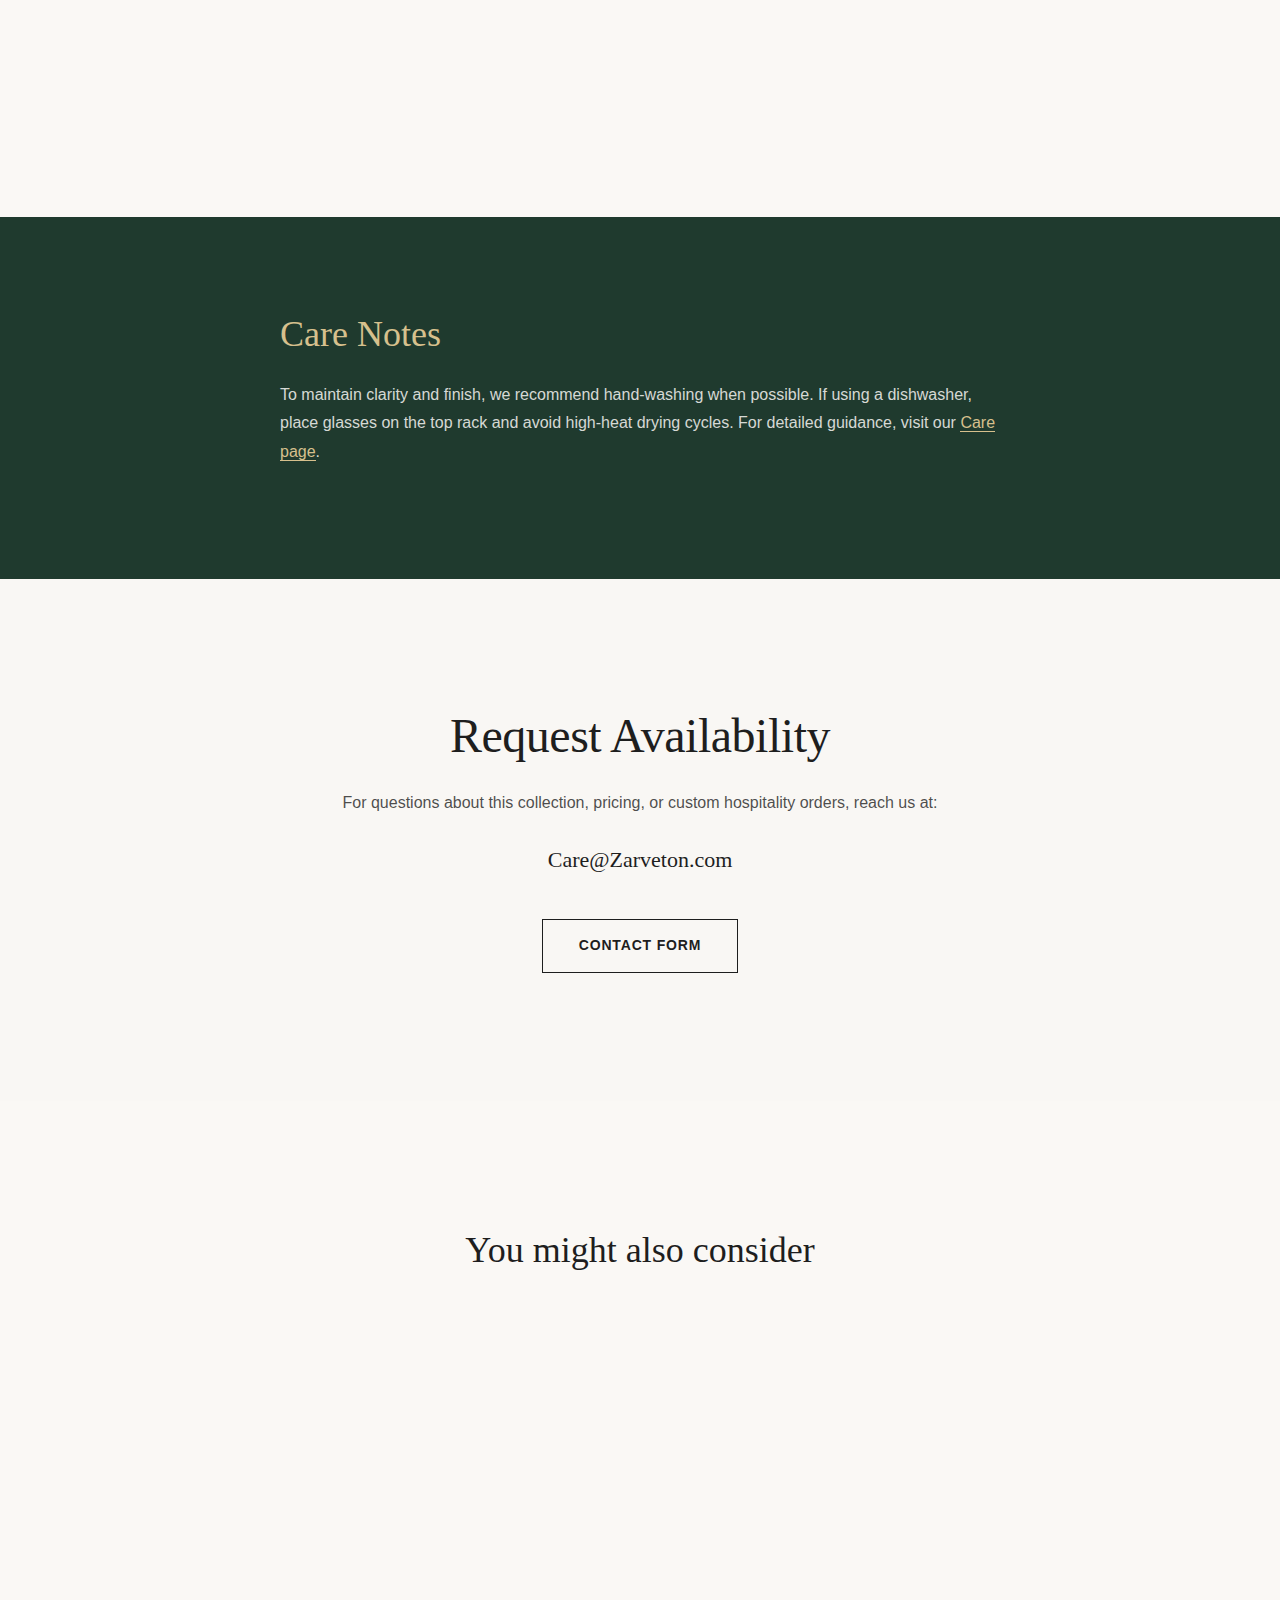
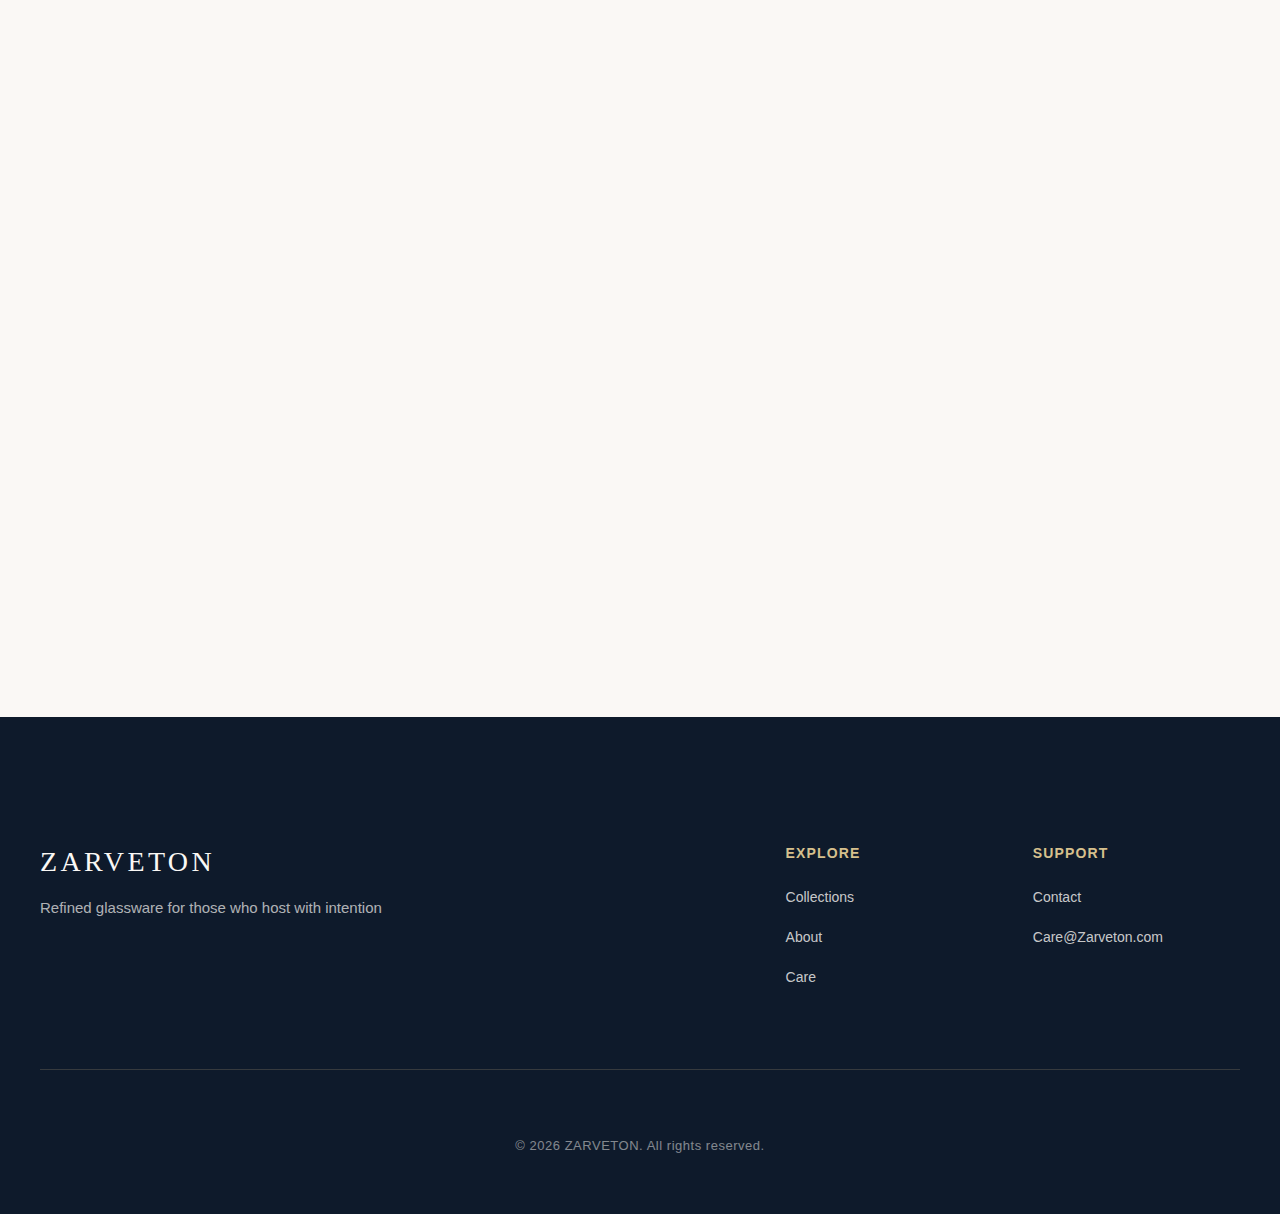
<file: collection-detail.html>
<!DOCTYPE html>
<html lang="en">
<head>
    <meta charset="UTF-8">
    <meta name="viewport" content="width=device-width, initial-scale=1.0">
    <title>Classic Stemware — ZARVETON</title>
    <link rel="stylesheet" href="styles.css">
    <link rel="stylesheet" href="collection-detail.css">
</head>
<body>
    <!-- Navigation -->
    <nav class="nav">
        <div class="nav-container">
            <a href="index.html" class="logo">ZARVETON</a>
            <div class="nav-links">
                <a href="index.html">Home</a>
                <a href="collections.html">Collections</a>
                <a href="about.html">About</a>
                <a href="care.html">Care</a>
                <a href="contact.html">Contact</a>
                <a href="collections.html" class="nav-cta">Explore Collections</a>
            </div>
        </div>
    </nav>

    <!-- Hero Product Image -->
    <section class="detail-hero">
        <div class="hero-image-full">
            <div class="placeholder-image" style="background: linear-gradient(135deg, #0E1A2B 0%, #1F3A2E 100%);"></div>
        </div>
    </section>

    <!-- Product Info -->
    <section class="detail-info">
        <div class="container-narrow">
            <div class="breadcrumb fade-in">
                <a href="collections.html">Collections</a>
                <span>/</span>
                <span>Classic Stemware</span>
            </div>
            
            <h1 class="fade-in-delay-1">Classic Stemware</h1>
            
            <div class="detail-description fade-in-delay-2">
                <p>Balanced wine glasses designed for clarity, weight, and the hand. Each stem is crafted to bring precision to the table — whether hosting an intimate dinner or building a hospitality collection.</p>
                <p>The form prioritizes stability and sight lines. The finish ensures light moves through glass with minimal distortion. These are pieces made to be used repeatedly, not stored.</p>
            </div>

            <div class="detail-features fade-in-scroll">
                <h4>Key Details</h4>
                <ul>
                    <li>Hand-finished rims for smooth contact</li>
                    <li>Weighted base for stability on varied surfaces</li>
                    <li>Clear glass composition with minimal color variance</li>
                    <li>Designed for both red and white wine service</li>
                    <li>Suitable for dishwasher use with proper care</li>
                </ul>
            </div>
        </div>
    </section>

    <!-- Gallery -->
    <section class="detail-gallery">
        <div class="container">
            <div class="gallery-grid">
                <div class="gallery-item fade-in-scroll">
                    <div class="placeholder-image" style="background: linear-gradient(135deg, #1F3A2E 0%, #0E1A2B 100%);"></div>
                </div>
                <div class="gallery-item fade-in-scroll">
                    <div class="placeholder-image" style="background: linear-gradient(135deg, #0E1A2B 0%, #1E1E1E 100%);"></div>
                </div>
                <div class="gallery-item fade-in-scroll">
                    <div class="placeholder-image" style="background: linear-gradient(135deg, #1E1E1E 0%, #1F3A2E 100%);"></div>
                </div>
                <div class="gallery-item fade-in-scroll">
                    <div class="placeholder-image" style="background: linear-gradient(135deg, #1F3A2E 0%, #1E1E1E 100%);"></div>
                </div>
            </div>
        </div>
    </section>

    <!-- Care Notes -->
    <section class="detail-care">
        <div class="container-narrow">
            <h3>Care Notes</h3>
            <p>To maintain clarity and finish, we recommend hand-washing when possible. If using a dishwasher, place glasses on the top rack and avoid high-heat drying cycles. For detailed guidance, visit our <a href="care.html">Care page</a>.</p>
        </div>
    </section>

    <!-- Enquiry CTA -->
    <section class="detail-enquiry">
        <div class="container-narrow">
            <h2>Request Availability</h2>
            <p>For questions about this collection, pricing, or custom hospitality orders, reach us at:</p>
            <a href="mailto:Care@Zarveton.com" class="enquiry-email">Care@Zarveton.com</a>
            <a href="contact.html" class="btn-secondary">Contact Form</a>
        </div>
    </section>

    <!-- Related Collections -->
    <section class="related-collections">
        <div class="container">
            <h3>You might also consider</h3>
            <div class="related-grid">
                <article class="related-card fade-in-scroll">
                    <div class="related-image">
                        <div class="placeholder-image" style="background: linear-gradient(135deg, #1F3A2E 0%, #0E1A2B 100%);"></div>
                    </div>
                    <h4>Bar Collection</h4>
                    <a href="collection-detail.html">View Collection</a>
                </article>
                
                <article class="related-card fade-in-scroll">
                    <div class="related-image">
                        <div class="placeholder-image" style="background: linear-gradient(135deg, #0E1A2B 0%, #1E1E1E 100%);"></div>
                    </div>
                    <h4>Serveware</h4>
                    <a href="collection-detail.html">View Collection</a>
                </article>
            </div>
        </div>
    </section>

    <!-- Footer -->
    <footer class="footer">
        <div class="container">
            <div class="footer-content">
                <div class="footer-brand">
                    <h3>ZARVETON</h3>
                    <p>Refined glassware for those who host with intention</p>
                </div>
                <div class="footer-links">
                    <div class="footer-column">
                        <h5>Explore</h5>
                        <a href="collections.html">Collections</a>
                        <a href="about.html">About</a>
                        <a href="care.html">Care</a>
                    </div>
                    <div class="footer-column">
                        <h5>Support</h5>
                        <a href="contact.html">Contact</a>
                        <a href="mailto:Care@Zarveton.com">Care@Zarveton.com</a>
                    </div>
                </div>
            </div>
            <div class="footer-bottom">
                <p>&copy; 2026 ZARVETON. All rights reserved.</p>
            </div>
        </div>
    </footer>

    <script src="script.js"></script>
</body>
</html>
</file>
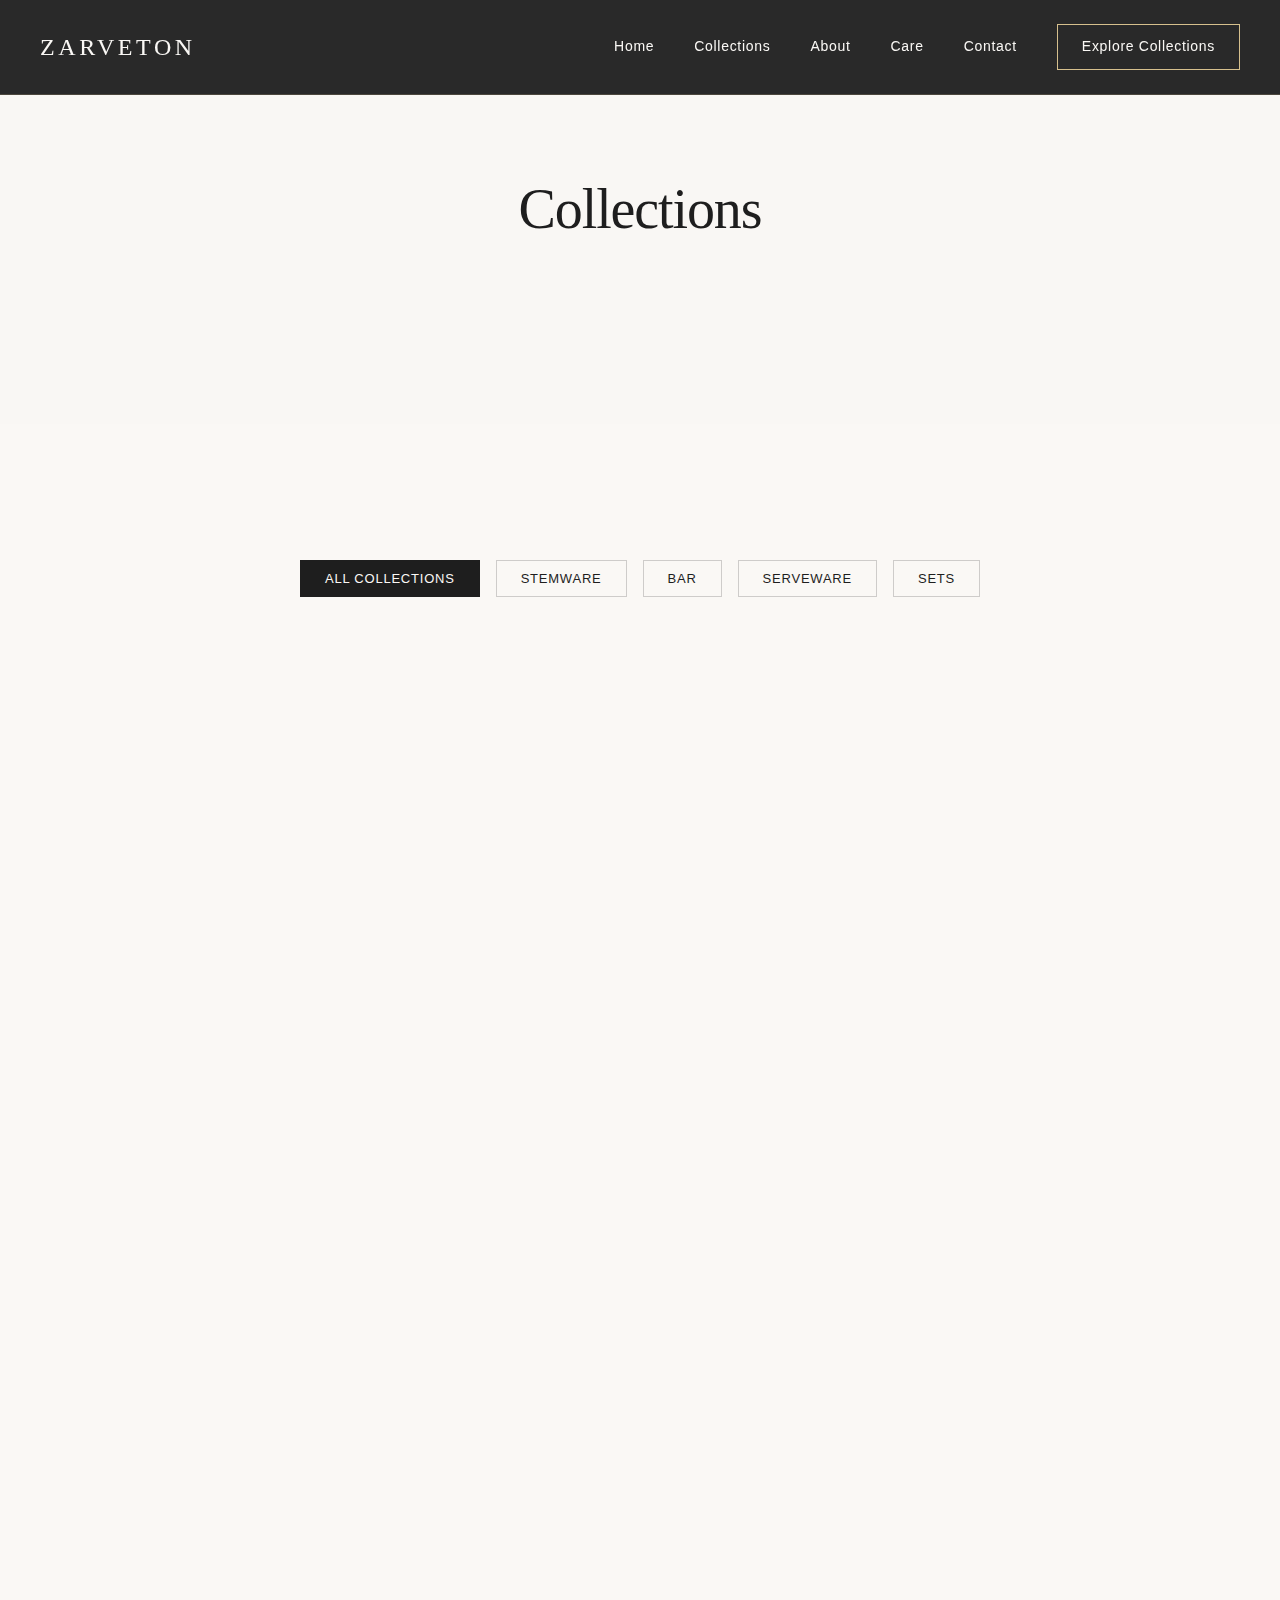
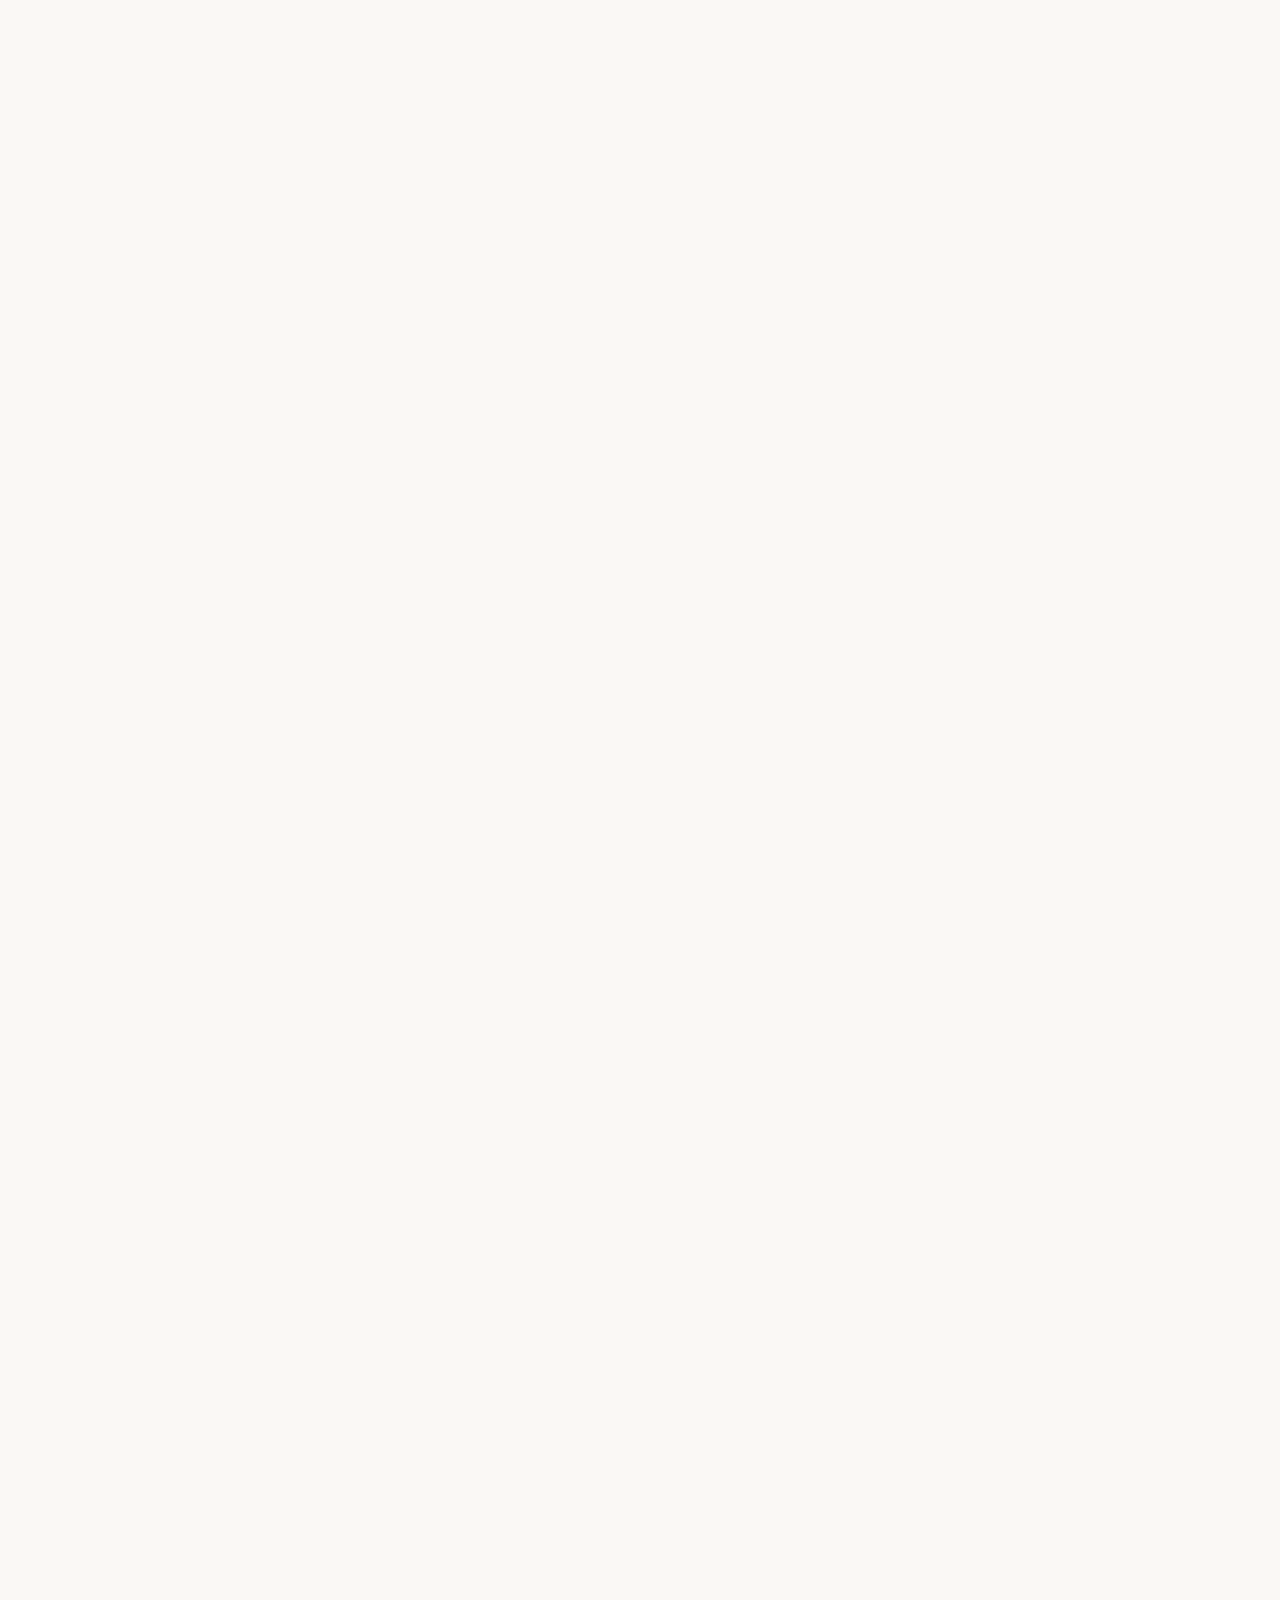
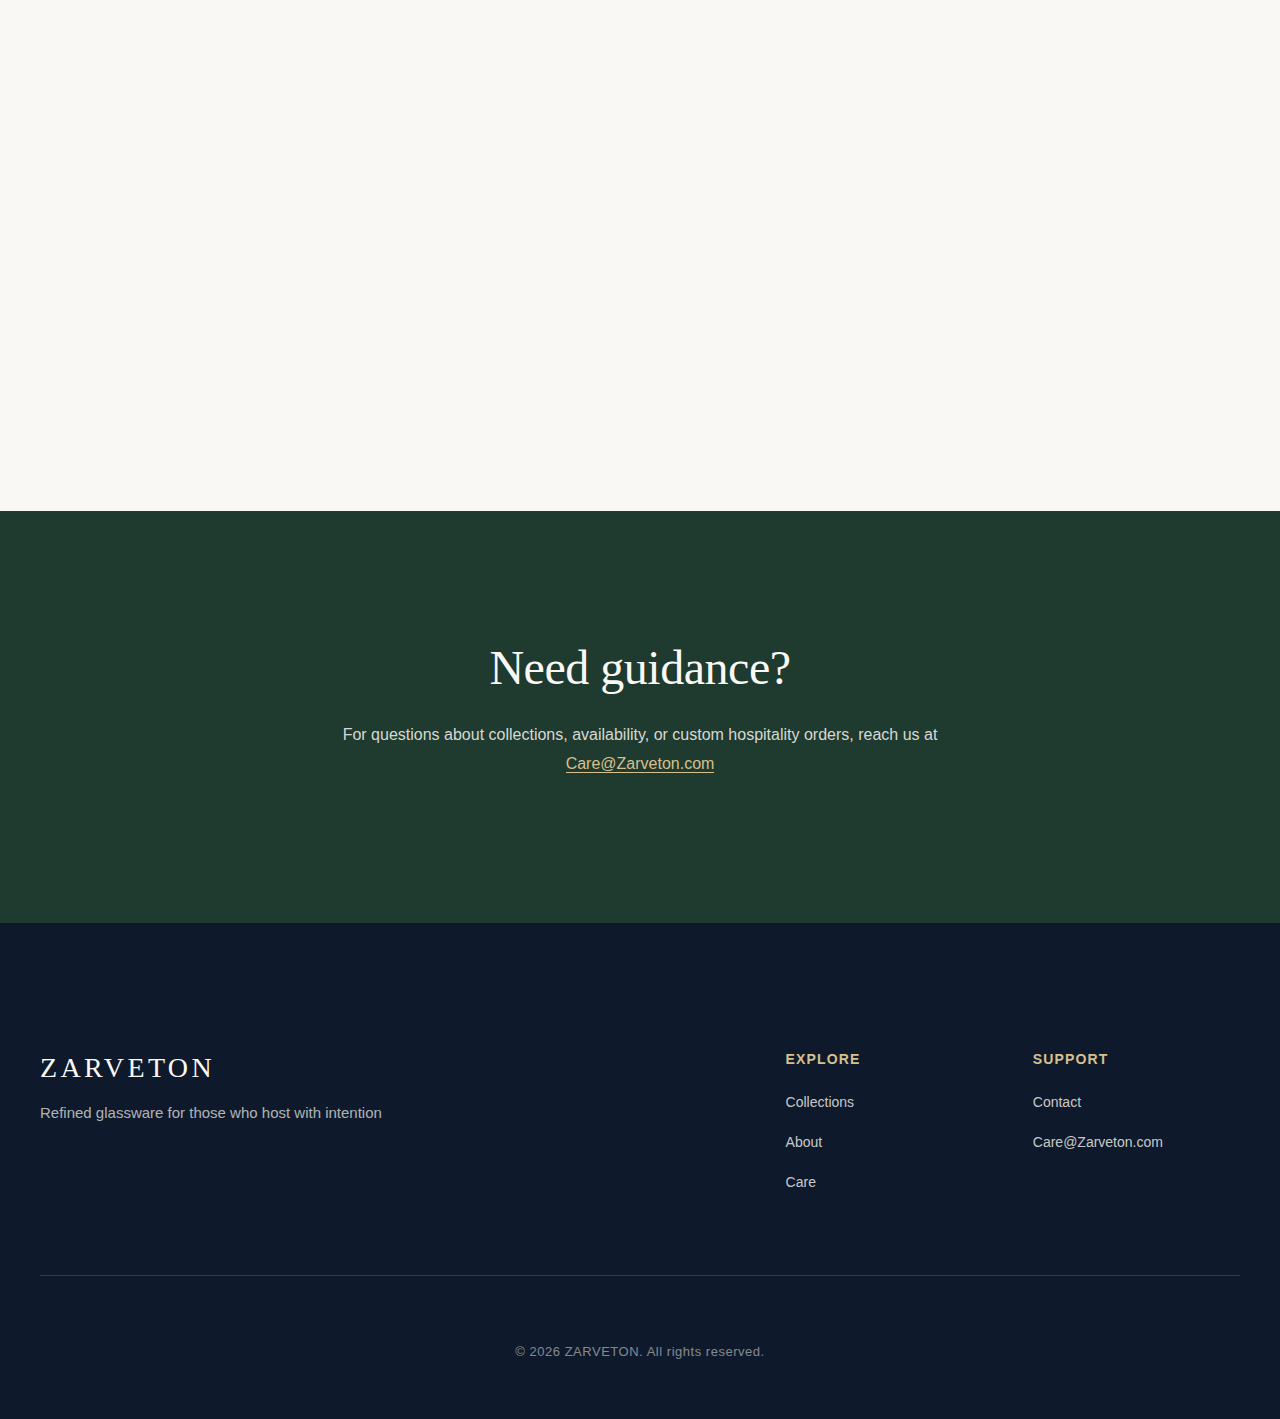
<file: collections.html>
<!DOCTYPE html>
<html lang="en">
<head>
    <meta charset="UTF-8">
    <meta name="viewport" content="width=device-width, initial-scale=1.0">
    <title>Collections — ZARVETON</title>
    <link rel="stylesheet" href="styles.css">
    <link rel="stylesheet" href="collections.css">
</head>
<body>
    <!-- Navigation -->
    <nav class="nav">
        <div class="nav-container">
            <a href="index.html" class="logo">ZARVETON</a>
            <div class="nav-links">
                <a href="index.html">Home</a>
                <a href="collections.html">Collections</a>
                <a href="about.html">About</a>
                <a href="care.html">Care</a>
                <a href="contact.html">Contact</a>
                <a href="collections.html" class="nav-cta">Explore Collections</a>
            </div>
        </div>
    </nav>

    <!-- Collections Header -->
    <section class="collections-header">
        <div class="container-narrow">
            <h1 class="fade-in">Collections</h1>
            <p class="fade-in-delay-1">Glassware designed for clarity, weight, and the ritual of gathering. Each collection balances form and function for those who host with intention.</p>
        </div>
    </section>

    <!-- Collections Grid -->
    <section class="collections-main">
        <div class="container">
            <!-- Optional Filters -->
            <div class="collections-filters fade-in-scroll">
                <button class="filter-btn active" data-filter="all">All Collections</button>
                <button class="filter-btn" data-filter="stemware">Stemware</button>
                <button class="filter-btn" data-filter="bar">Bar</button>
                <button class="filter-btn" data-filter="serveware">Serveware</button>
                <button class="filter-btn" data-filter="sets">Sets</button>
            </div>

            <div class="collections-listing">
                <!-- Collection 1 -->
                <article class="collection-tile fade-in-scroll" data-category="stemware">
                    <div class="tile-image">
                        <div class="placeholder-image" style="background: linear-gradient(135deg, #0E1A2B 0%, #1F3A2E 100%);"></div>
                    </div>
                    <div class="tile-content">
                        <h3>Classic Stemware</h3>
                        <p>Balanced forms for wine and champagne. Designed for weight, clarity, and the hand.</p>
                        <a href="collection-detail.html" class="tile-link">View Collection</a>
                    </div>
                </article>

                <!-- Collection 2 -->
                <article class="collection-tile fade-in-scroll" data-category="bar">
                    <div class="tile-image">
                        <div class="placeholder-image" style="background: linear-gradient(135deg, #1F3A2E 0%, #0E1A2B 100%);"></div>
                    </div>
                    <div class="tile-content">
                        <h3>Bar Collection</h3>
                        <p>Weighted glassware for spirits, cocktails, and refined drinking moments.</p>
                        <a href="collection-detail.html" class="tile-link">View Collection</a>
                    </div>
                </article>

                <!-- Collection 3 -->
                <article class="collection-tile fade-in-scroll" data-category="serveware">
                    <div class="tile-image">
                        <div class="placeholder-image" style="background: linear-gradient(135deg, #0E1A2B 0%, #1E1E1E 100%);"></div>
                    </div>
                    <div class="tile-content">
                        <h3>Serveware</h3>
                        <p>Carafes, pitchers, and vessels made for shared moments and table presence.</p>
                        <a href="collection-detail.html" class="tile-link">View Collection</a>
                    </div>
                </article>

                <!-- Collection 4 -->
                <article class="collection-tile fade-in-scroll" data-category="stemware">
                    <div class="tile-image">
                        <div class="placeholder-image" style="background: linear-gradient(135deg, #1E1E1E 0%, #1F3A2E 100%);"></div>
                    </div>
                    <div class="tile-content">
                        <h3>Champagne Flutes</h3>
                        <p>Refined stems designed for effervescence and celebration with precision.</p>
                        <a href="collection-detail.html" class="tile-link">View Collection</a>
                    </div>
                </article>

                <!-- Collection 5 -->
                <article class="collection-tile fade-in-scroll" data-category="bar">
                    <div class="tile-image">
                        <div class="placeholder-image" style="background: linear-gradient(135deg, #1F3A2E 0%, #1E1E1E 100%);"></div>
                    </div>
                    <div class="tile-content">
                        <h3>Old Fashioned</h3>
                        <p>Heavy-base tumblers built for spirits, ice, and careful consideration.</p>
                        <a href="collection-detail.html" class="tile-link">View Collection</a>
                    </div>
                </article>

                <!-- Collection 6 -->
                <article class="collection-tile fade-in-scroll" data-category="sets">
                    <div class="tile-image">
                        <div class="placeholder-image" style="background: linear-gradient(135deg, #0E1A2B 0%, #1F3A2E 100%);"></div>
                    </div>
                    <div class="tile-content">
                        <h3>Hosting Set</h3>
                        <p>A curated collection of stemware and bar glass for complete table consistency.</p>
                        <a href="collection-detail.html" class="tile-link">View Collection</a>
                    </div>
                </article>
            </div>
        </div>
    </section>

    <!-- CTA Section -->
    <section class="collections-cta">
        <div class="container-narrow">
            <h2>Need guidance?</h2>
            <p>For questions about collections, availability, or custom hospitality orders, reach us at <a href="mailto:Care@Zarveton.com">Care@Zarveton.com</a></p>
        </div>
    </section>

    <!-- Footer -->
    <footer class="footer">
        <div class="container">
            <div class="footer-content">
                <div class="footer-brand">
                    <h3>ZARVETON</h3>
                    <p>Refined glassware for those who host with intention</p>
                </div>
                <div class="footer-links">
                    <div class="footer-column">
                        <h5>Explore</h5>
                        <a href="collections.html">Collections</a>
                        <a href="about.html">About</a>
                        <a href="care.html">Care</a>
                    </div>
                    <div class="footer-column">
                        <h5>Support</h5>
                        <a href="contact.html">Contact</a>
                        <a href="mailto:Care@Zarveton.com">Care@Zarveton.com</a>
                    </div>
                </div>
            </div>
            <div class="footer-bottom">
                <p>&copy; 2026 ZARVETON. All rights reserved.</p>
            </div>
        </div>
    </footer>

    <script src="script.js"></script>
    <script src="collections.js"></script>
</body>
</html>
</file>
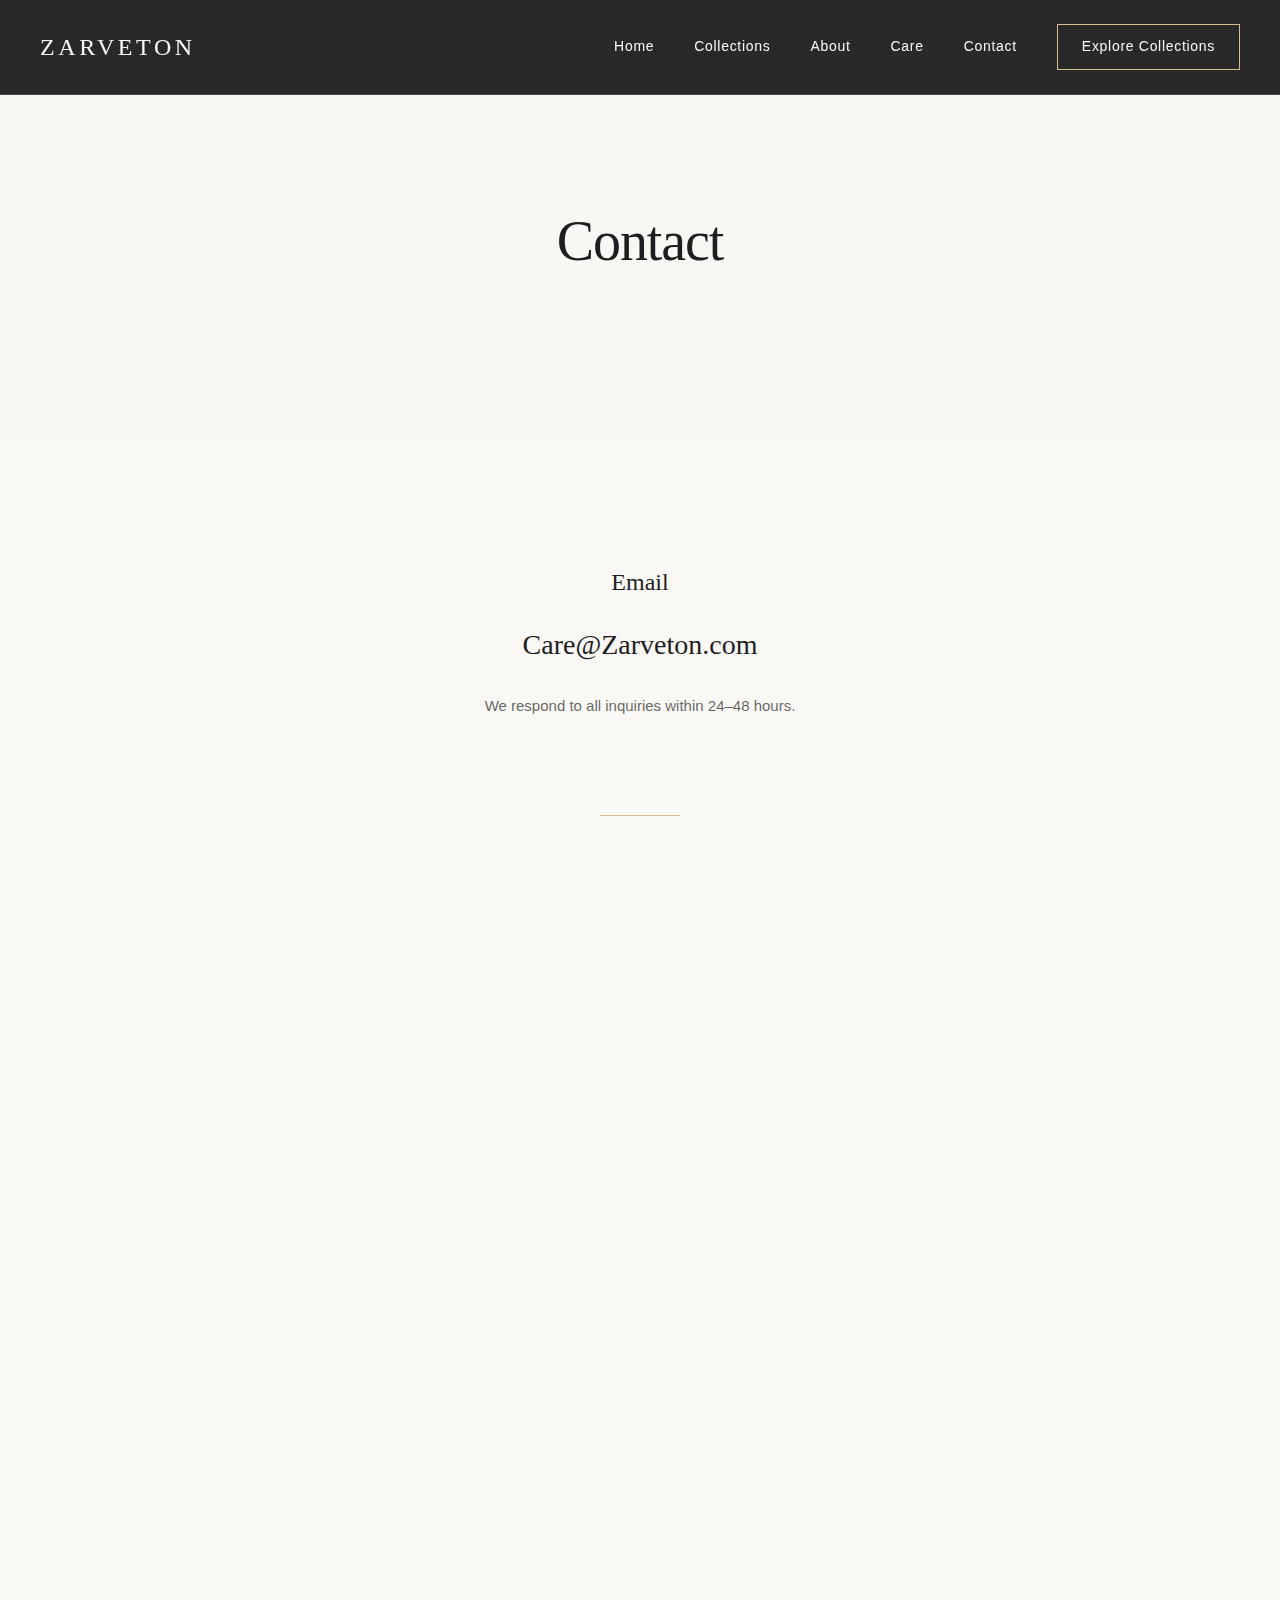
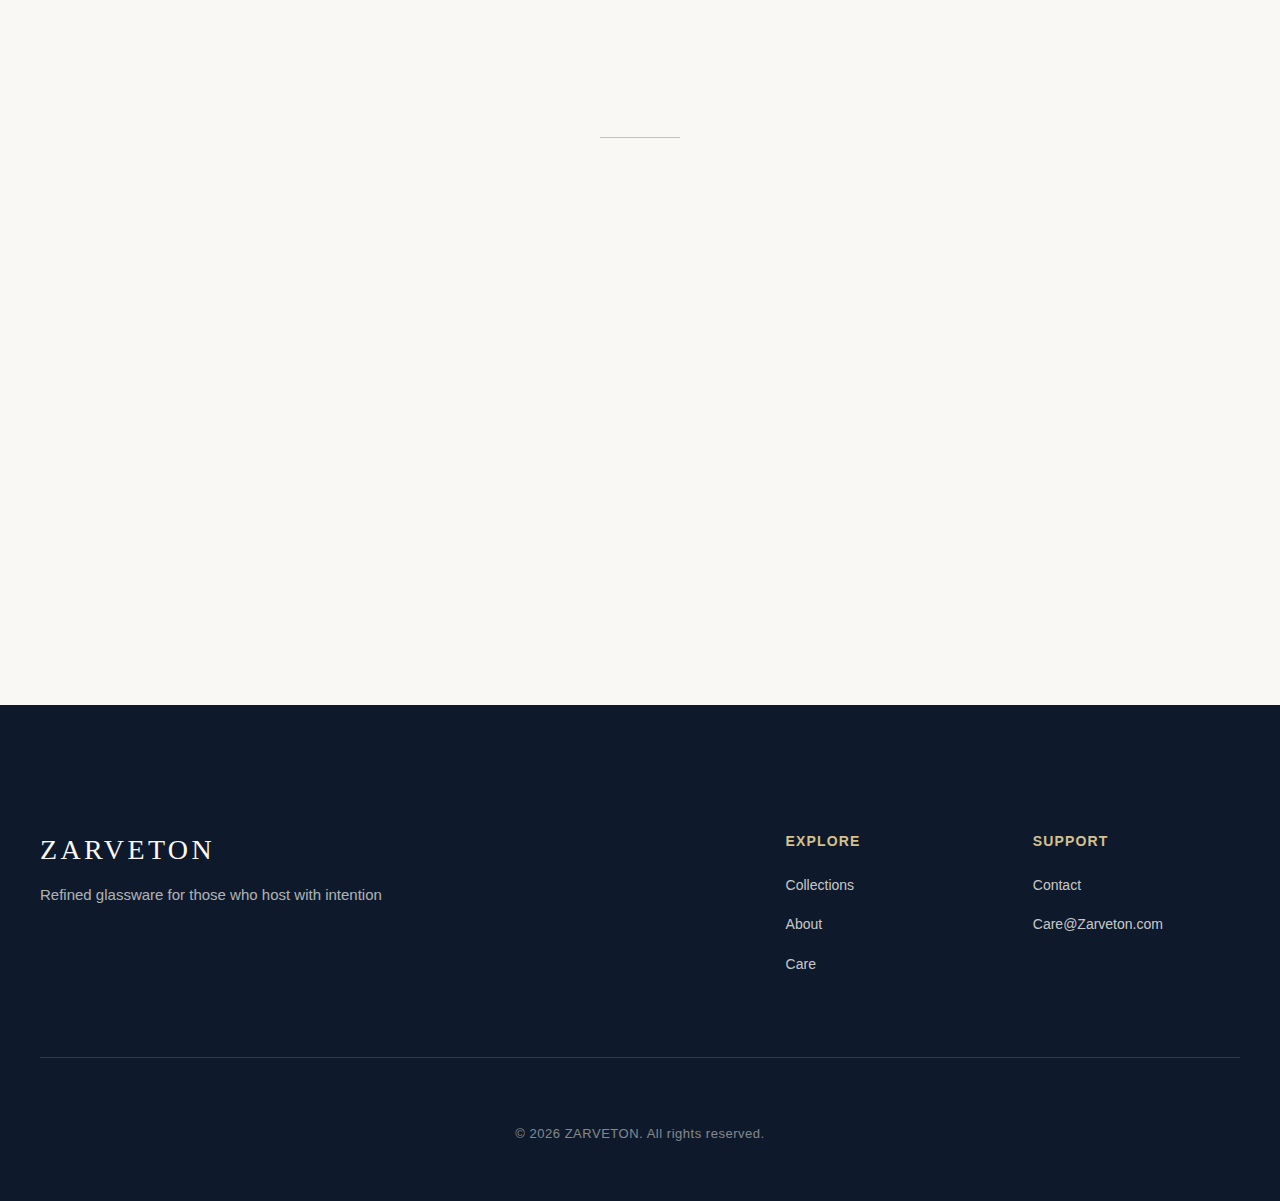
<file: contact.html>
<!DOCTYPE html>
<html lang="en">
<head>
    <meta charset="UTF-8">
    <meta name="viewport" content="width=device-width, initial-scale=1.0">
    <title>Contact — ZARVETON</title>
    <link rel="stylesheet" href="styles.css">
    <link rel="stylesheet" href="contact.css">
</head>
<body>
    <!-- Navigation -->
    <nav class="nav">
        <div class="nav-container">
            <a href="index.html" class="logo">ZARVETON</a>
            <div class="nav-links">
                <a href="index.html">Home</a>
                <a href="collections.html">Collections</a>
                <a href="about.html">About</a>
                <a href="care.html">Care</a>
                <a href="contact.html">Contact</a>
                <a href="collections.html" class="nav-cta">Explore Collections</a>
            </div>
        </div>
    </nav>

    <!-- Contact Header -->
    <section class="contact-header">
        <div class="container-narrow">
            <h1 class="fade-in">Contact</h1>
            <p class="contact-intro fade-in-delay-1">For care, availability, and product questions.</p>
        </div>
    </section>

    <!-- Contact Methods -->
    <section class="contact-main">
        <div class="container-narrow">
            
            <!-- Email -->
            <div class="contact-method fade-in-scroll">
                <h3>Email</h3>
                <a href="mailto:Care@Zarveton.com" class="contact-email">Care@Zarveton.com</a>
                <p>We respond to all inquiries within 24–48 hours.</p>
            </div>

            <div class="gold-divider"></div>

            <!-- Contact Form -->
            <div class="contact-form-section fade-in-scroll">
                <h3>Send us a message</h3>
                <form class="contact-form" id="contactForm">
                    <div class="form-group">
                        <label for="name">Name</label>
                        <input type="text" id="name" name="name" required>
                    </div>

                    <div class="form-group">
                        <label for="email">Email</label>
                        <input type="email" id="email" name="email" required>
                    </div>

                    <div class="form-group">
                        <label for="collection">Collection of Interest (Optional)</label>
                        <select id="collection" name="collection">
                            <option value="">Select a collection</option>
                            <option value="stemware">Classic Stemware</option>
                            <option value="bar">Bar Collection</option>
                            <option value="serveware">Serveware</option>
                            <option value="champagne">Champagne Flutes</option>
                            <option value="old-fashioned">Old Fashioned</option>
                            <option value="hosting-set">Hosting Set</option>
                            <option value="other">Other / General Inquiry</option>
                        </select>
                    </div>

                    <div class="form-group">
                        <label for="message">Message</label>
                        <textarea id="message" name="message" rows="6" required></textarea>
                    </div>

                    <button type="submit" class="btn-primary">Send Message</button>
                </form>
            </div>

            <div class="gold-divider"></div>

            <!-- Additional Info -->
            <div class="contact-info fade-in-scroll">
                <h3>What we can help with</h3>
                <ul>
                    <li>Product care and maintenance questions</li>
                    <li>Collection availability and pricing</li>
                    <li>Custom hospitality orders (hotels, restaurants, venues)</li>
                    <li>Gift recommendations and sets</li>
                    <li>Replacement inquiries</li>
                </ul>
            </div>

        </div>
    </section>

    <!-- Footer -->
    <footer class="footer">
        <div class="container">
            <div class="footer-content">
                <div class="footer-brand">
                    <h3>ZARVETON</h3>
                    <p>Refined glassware for those who host with intention</p>
                </div>
                <div class="footer-links">
                    <div class="footer-column">
                        <h5>Explore</h5>
                        <a href="collections.html">Collections</a>
                        <a href="about.html">About</a>
                        <a href="care.html">Care</a>
                    </div>
                    <div class="footer-column">
                        <h5>Support</h5>
                        <a href="contact.html">Contact</a>
                        <a href="mailto:Care@Zarveton.com">Care@Zarveton.com</a>
                    </div>
                </div>
            </div>
            <div class="footer-bottom">
                <p>&copy; 2026 ZARVETON. All rights reserved.</p>
            </div>
        </div>
    </footer>

    <script src="script.js"></script>
    <script src="contact.js"></script>
</body>
</html>
</file>
<file: styles.css>
/* ZARVETON — Brand Stylesheet */

/* ===== CSS VARIABLES ===== */
:root {
    /* Brand Colors */
    --charcoal: #1E1E1E;
    --forest-green: #1F3A2E;
    --navy: #0E1A2B;
    --champagne-gold: #D6C08D;
    --off-white: #F9F7F4;
    --bone-white: #FAF8F5;
    
    /* Typography */
    --font-headline: 'Cormorant Garamond', 'Playfair Display', Georgia, serif;
    --font-body: 'Montserrat', 'Inter', -apple-system, BlinkMacSystemFont, sans-serif;
    
    /* Spacing Scale (8px base) */
    --space-xs: 8px;
    --space-sm: 16px;
    --space-md: 24px;
    --space-lg: 40px;
    --space-xl: 64px;
    --space-2xl: 96px;
    --space-3xl: 128px;
    
    /* Timing */
    --transition-fast: 0.2s ease;
    --transition-medium: 0.4s ease;
    --transition-slow: 0.6s ease;
}

/* ===== GLOBAL RESET & BASE ===== */
* {
    margin: 0;
    padding: 0;
    box-sizing: border-box;
}

html {
    font-size: 16px;
    scroll-behavior: smooth;
}

body {
    font-family: var(--font-body);
    font-size: 16px;
    line-height: 1.7;
    color: var(--charcoal);
    background-color: var(--off-white);
    -webkit-font-smoothing: antialiased;
    -moz-osx-font-smoothing: grayscale;
}

/* ===== TYPOGRAPHY ===== */
h1, h2, h3, h4, h5, h6 {
    font-family: var(--font-headline);
    font-weight: 400;
    line-height: 1.2;
    margin-bottom: var(--space-md);
}

h1 {
    font-size: clamp(36px, 5vw, 56px);
    letter-spacing: -0.02em;
}

h2 {
    font-size: clamp(32px, 4vw, 48px);
    letter-spacing: -0.01em;
}

h3 {
    font-size: clamp(24px, 3vw, 36px);
}

h4 {
    font-size: 20px;
    font-family: var(--font-body);
    font-weight: 500;
    letter-spacing: 0.03em;
    text-transform: uppercase;
}

h5 {
    font-size: 14px;
    font-family: var(--font-body);
    font-weight: 600;
    letter-spacing: 0.08em;
    text-transform: uppercase;
}

p {
    font-size: clamp(15px, 1.5vw, 17px);
    line-height: 1.8;
    margin-bottom: var(--space-sm);
}

/* ===== LAYOUT CONTAINERS ===== */
.container {
    max-width: 1280px;
    margin: 0 auto;
    padding: 0 var(--space-lg);
}

.container-wide {
    max-width: 1440px;
    margin: 0 auto;
    padding: 0 var(--space-lg);
}

.container-narrow {
    max-width: 800px;
    margin: 0 auto;
    padding: 0 var(--space-lg);
}

/* ===== NAVIGATION ===== */
.nav {
    position: fixed;
    top: 0;
    left: 0;
    right: 0;
    z-index: 1000;
    background-color: rgba(30, 30, 30, 0.95);
    backdrop-filter: blur(10px);
    border-bottom: 1px solid rgba(214, 192, 141, 0.2);
}

.nav-container {
    max-width: 1440px;
    margin: 0 auto;
    padding: var(--space-md) var(--space-lg);
    display: flex;
    justify-content: space-between;
    align-items: center;
}

.logo {
    font-family: var(--font-headline);
    font-size: 24px;
    letter-spacing: 0.15em;
    color: var(--bone-white);
    text-decoration: none;
    font-weight: 400;
}

.nav-links {
    display: flex;
    align-items: center;
    gap: var(--space-lg);
}

.nav-links a {
    font-size: 14px;
    font-weight: 500;
    letter-spacing: 0.05em;
    color: var(--bone-white);
    text-decoration: none;
    transition: var(--transition-fast);
    position: relative;
}

.nav-links a:not(.nav-cta):hover {
    color: var(--champagne-gold);
}

.nav-links a:not(.nav-cta)::after {
    content: '';
    position: absolute;
    bottom: -4px;
    left: 0;
    width: 0;
    height: 1px;
    background-color: var(--champagne-gold);
    transition: var(--transition-fast);
}

.nav-links a:not(.nav-cta):hover::after {
    width: 100%;
}

.nav-cta {
    padding: 10px 24px;
    background-color: transparent;
    border: 1px solid var(--champagne-gold);
    color: var(--champagne-gold);
    transition: var(--transition-fast);
}

.nav-cta:hover {
    background-color: var(--champagne-gold);
    color: var(--charcoal);
}

/* ===== BUTTONS ===== */
.btn-primary {
    display: inline-block;
    padding: 16px 40px;
    background-color: var(--bone-white);
    color: var(--charcoal);
    font-size: 14px;
    font-weight: 600;
    letter-spacing: 0.08em;
    text-transform: uppercase;
    text-decoration: none;
    border: none;
    cursor: pointer;
    transition: var(--transition-medium);
    position: relative;
    overflow: hidden;
}

.btn-primary::before {
    content: '';
    position: absolute;
    bottom: 0;
    left: 0;
    width: 100%;
    height: 0;
    background-color: var(--champagne-gold);
    transition: var(--transition-medium);
    z-index: -1;
}

.btn-primary:hover::before {
    height: 100%;
}

.btn-primary:hover {
    color: var(--charcoal);
}

.btn-secondary {
    display: inline-block;
    padding: 14px 36px;
    background-color: transparent;
    color: var(--charcoal);
    font-size: 14px;
    font-weight: 600;
    letter-spacing: 0.06em;
    text-transform: uppercase;
    text-decoration: none;
    border: 1px solid var(--charcoal);
    transition: var(--transition-fast);
}

.btn-secondary:hover {
    background-color: var(--charcoal);
    color: var(--bone-white);
}

.btn-text {
    display: inline-block;
    color: var(--bone-white);
    font-size: 14px;
    font-weight: 500;
    letter-spacing: 0.04em;
    text-decoration: none;
    border-bottom: 1px solid var(--champagne-gold);
    padding-bottom: 4px;
    transition: var(--transition-fast);
}

.btn-text:hover {
    color: var(--champagne-gold);
    border-bottom-color: transparent;
}

/* ===== GOLD DIVIDER ===== */
.gold-divider {
    width: 80px;
    height: 1px;
    background-color: var(--champagne-gold);
    margin: var(--space-xl) auto;
}

/* ===== HERO SECTION ===== */
.hero {
    position: relative;
    height: 100vh;
    min-height: 600px;
    display: flex;
    align-items: center;
    justify-content: center;
    background: linear-gradient(135deg, var(--navy) 0%, var(--forest-green) 100%);
    overflow: hidden;
}

.hero::before {
    content: '';
    position: absolute;
    top: 0;
    left: 0;
    right: 0;
    bottom: 0;
    background-image: 
        radial-gradient(circle at 20% 50%, rgba(214, 192, 141, 0.03) 0%, transparent 50%),
        radial-gradient(circle at 80% 80%, rgba(214, 192, 141, 0.05) 0%, transparent 50%);
    pointer-events: none;
}

.hero-overlay {
    position: absolute;
    top: 0;
    left: 0;
    right: 0;
    bottom: 0;
    background: linear-gradient(180deg, rgba(14, 26, 43, 0.3) 0%, rgba(14, 26, 43, 0.7) 100%);
}

.hero-content {
    position: relative;
    z-index: 10;
    text-align: center;
    color: var(--bone-white);
    max-width: 900px;
    padding: 0 var(--space-lg);
}

.hero h1 {
    margin-bottom: var(--space-md);
    color: var(--bone-white);
}

.hero-subtext {
    font-size: 18px;
    line-height: 1.6;
    margin-bottom: var(--space-xl);
    color: rgba(249, 247, 244, 0.9);
}

.hero-ctas {
    display: flex;
    gap: var(--space-md);
    justify-content: center;
    align-items: center;
}

/* ===== PHILOSOPHY SECTION ===== */
.philosophy {
    padding: var(--space-3xl) 0;
    background-color: var(--off-white);
}

.philosophy-text {
    text-align: center;
    font-size: 18px;
    line-height: 1.9;
    color: var(--charcoal);
    font-weight: 400;
}

/* ===== FEATURED COLLECTIONS ===== */
.featured-collections {
    padding: var(--space-3xl) 0;
    background-color: var(--bone-white);
}

.collections-grid {
    display: grid;
    grid-template-columns: repeat(auto-fit, minmax(320px, 1fr));
    gap: var(--space-xl);
}

.collection-card {
    position: relative;
    overflow: hidden;
    transition: var(--transition-medium);
}

.collection-image {
    position: relative;
    width: 100%;
    aspect-ratio: 3/4;
    overflow: hidden;
    margin-bottom: var(--space-md);
}

.placeholder-image {
    width: 100%;
    height: 100%;
    transition: var(--transition-slow);
}

.collection-card:hover .placeholder-image {
    transform: scale(1.05);
}

.collection-info {
    padding: 0 var(--space-sm);
}

.collection-info h3 {
    margin-bottom: var(--space-xs);
    color: var(--charcoal);
}

.collection-info p {
    font-size: 15px;
    color: rgba(30, 30, 30, 0.7);
    margin-bottom: var(--space-sm);
}

.collection-link {
    display: inline-block;
    font-size: 13px;
    font-weight: 600;
    letter-spacing: 0.06em;
    text-transform: uppercase;
    color: var(--charcoal);
    text-decoration: none;
    border-bottom: 1px solid var(--champagne-gold);
    padding-bottom: 2px;
    transition: var(--transition-fast);
}

.collection-link:hover {
    color: var(--champagne-gold);
    border-bottom-color: transparent;
}

/* ===== THE MOMENT SECTION ===== */
.moment {
    padding: var(--space-3xl) 0;
    background-color: var(--off-white);
}

.moment-grid {
    display: grid;
    grid-template-columns: 1fr 1fr;
    gap: var(--space-xl);
    align-items: center;
}

.moment-image {
    aspect-ratio: 4/5;
}

.moment-content h2 {
    margin-bottom: var(--space-md);
    color: var(--charcoal);
}

.moment-content p {
    margin-bottom: var(--space-md);
    color: rgba(30, 30, 30, 0.8);
}

.moment-content .btn-secondary {
    margin-top: var(--space-md);
}

/* ===== ASSURANCE SECTION ===== */
.assurance {
    padding: var(--space-3xl) 0;
    background-color: var(--forest-green);
}

.assurance-grid {
    display: grid;
    grid-template-columns: repeat(auto-fit, minmax(250px, 1fr));
    gap: var(--space-xl);
}

.assurance-item {
    text-align: center;
    padding: var(--space-lg);
}

.assurance-icon {
    margin-bottom: var(--space-md);
    display: flex;
    justify-content: center;
}

.assurance-item h4 {
    margin-bottom: var(--space-sm);
    color: var(--champagne-gold);
}

.assurance-item p {
    font-size: 15px;
    color: rgba(249, 247, 244, 0.85);
    line-height: 1.7;
}

/* ===== CARE PREVIEW SECTION ===== */
.care-preview {
    padding: var(--space-3xl) 0;
    background-color: var(--bone-white);
    text-align: center;
}

.care-preview h2 {
    margin-bottom: var(--space-md);
    color: var(--charcoal);
}

.care-preview p {
    margin-bottom: var(--space-lg);
    color: rgba(30, 30, 30, 0.8);
}

.care-preview .btn-text {
    color: var(--charcoal);
    border-bottom-color: var(--champagne-gold);
}

.care-preview .btn-text:hover {
    color: var(--champagne-gold);
}

/* ===== FOOTER ===== */
.footer {
    background-color: var(--navy);
    color: var(--bone-white);
    padding: var(--space-3xl) 0 var(--space-lg);
}

.footer-content {
    display: grid;
    grid-template-columns: 1.5fr 1fr;
    gap: var(--space-xl);
    margin-bottom: var(--space-xl);
    padding-bottom: var(--space-xl);
    border-bottom: 1px solid rgba(214, 192, 141, 0.2);
}

.footer-brand h3 {
    font-family: var(--font-headline);
    font-size: 28px;
    letter-spacing: 0.12em;
    margin-bottom: var(--space-sm);
    color: var(--bone-white);
}

.footer-brand p {
    font-size: 15px;
    color: rgba(249, 247, 244, 0.7);
    line-height: 1.7;
}

.footer-links {
    display: grid;
    grid-template-columns: 1fr 1fr;
    gap: var(--space-lg);
}

.footer-column h5 {
    margin-bottom: var(--space-md);
    color: var(--champagne-gold);
}

.footer-column a {
    display: block;
    font-size: 14px;
    color: rgba(249, 247, 244, 0.8);
    text-decoration: none;
    margin-bottom: var(--space-sm);
    transition: var(--transition-fast);
}

.footer-column a:hover {
    color: var(--champagne-gold);
    padding-left: 4px;
}

.footer-bottom {
    text-align: center;
}

.footer-bottom p {
    font-size: 13px;
    color: rgba(249, 247, 244, 0.5);
    letter-spacing: 0.04em;
}

/* ===== ANIMATIONS ===== */
@keyframes fadeIn {
    from {
        opacity: 0;
        transform: translateY(20px);
    }
    to {
        opacity: 1;
        transform: translateY(0);
    }
}

.fade-in {
    animation: fadeIn 0.8s ease forwards;
}

.fade-in-delay-1 {
    animation: fadeIn 0.8s ease 0.2s forwards;
    opacity: 0;
}

.fade-in-delay-2 {
    animation: fadeIn 0.8s ease 0.4s forwards;
    opacity: 0;
}

.fade-in-scroll {
    opacity: 0;
    transform: translateY(30px);
    transition: opacity 0.6s ease, transform 0.6s ease;
}

.fade-in-scroll.visible {
    opacity: 1;
    transform: translateY(0);
}

/* ===== RESPONSIVE ===== */
@media (max-width: 968px) {
    .nav-links {
        gap: var(--space-md);
    }
    
    .moment-grid {
        grid-template-columns: 1fr;
        gap: var(--space-lg);
    }
    
    .moment-image {
        order: -1;
    }
    
    .footer-content {
        grid-template-columns: 1fr;
    }
    
    .collections-grid {
        grid-template-columns: 1fr;
    }
}

@media (max-width: 640px) {
    :root {
        --space-lg: 24px;
        --space-xl: 48px;
        --space-2xl: 64px;
        --space-3xl: 80px;
    }
    
    .nav-container {
        flex-direction: column;
        gap: var(--space-md);
    }
    
    .nav-links {
        flex-wrap: wrap;
        justify-content: center;
        gap: var(--space-sm);
    }
    
    .hero {
        min-height: 500px;
    }
    
    .hero-ctas {
        flex-direction: column;
        gap: var(--space-sm);
    }
    
    .assurance-grid {
        grid-template-columns: 1fr;
    }
    
    .footer-links {
        grid-template-columns: 1fr;
    }
}
</file>
<file: about.css>
/* About Page Styles */

.about-hero {
    padding: calc(80px + var(--space-3xl)) 0 var(--space-2xl);
    background-color: var(--off-white);
    text-align: center;
}

.about-hero h1 {
    margin-bottom: var(--space-md);
    color: var(--charcoal);
}

.hero-intro {
    font-size: 20px;
    line-height: 1.7;
    color: rgba(30, 30, 30, 0.8);
    max-width: 700px;
    margin: 0 auto;
}

/* Origin Statement */
.about-origin {
    padding: var(--space-3xl) 0;
    background-color: var(--bone-white);
}

.about-origin p {
    font-size: 18px;
    line-height: 1.9;
    text-align: center;
    color: rgba(30, 30, 30, 0.85);
}

/* Philosophy Section */
.about-philosophy {
    padding: var(--space-3xl) 0;
    background-color: var(--off-white);
}

.section-title {
    text-align: center;
    margin-bottom: var(--space-2xl);
    color: var(--charcoal);
}

.philosophy-grid {
    display: grid;
    grid-template-columns: repeat(3, 1fr);
    gap: var(--space-xl);
}

.philosophy-card {
    padding: var(--space-lg);
}

.philosophy-card h3 {
    font-size: 24px;
    margin-bottom: var(--space-md);
    color: var(--charcoal);
}

.philosophy-card p {
    font-size: 15px;
    line-height: 1.8;
    color: rgba(30, 30, 30, 0.8);
}

/* Image Feature */
.about-image {
    padding: var(--space-2xl) 0;
    background-color: var(--bone-white);
}

.about-image-full {
    width: 100%;
    aspect-ratio: 21/9;
    overflow: hidden;
}

.about-image-full .placeholder-image {
    width: 100%;
    height: 100%;
}

/* Who We Serve */
.about-serve {
    padding: var(--space-3xl) 0;
    background-color: var(--forest-green);
    text-align: center;
}

.about-serve h2 {
    margin-bottom: var(--space-xl);
    color: var(--champagne-gold);
}

.serve-content {
    max-width: 700px;
    margin: 0 auto;
}

.serve-content p {
    font-size: 16px;
    line-height: 1.9;
    color: rgba(249, 247, 244, 0.85);
    margin-bottom: var(--space-md);
}

/* About CTA */
.about-cta {
    padding: var(--space-3xl) 0;
    background-color: var(--off-white);
    text-align: center;
}

.about-cta h2 {
    margin-bottom: var(--space-md);
    color: var(--charcoal);
}

.about-cta p {
    font-size: 16px;
    color: rgba(30, 30, 30, 0.8);
    margin-bottom: var(--space-lg);
}

/* Responsive */
@media (max-width: 968px) {
    .philosophy-grid {
        grid-template-columns: 1fr;
        gap: var(--space-lg);
    }
    
    .about-image-full {
        aspect-ratio: 16/9;
    }
}

@media (max-width: 640px) {
    .hero-intro {
        font-size: 17px;
    }
    
    .about-origin p {
        font-size: 16px;
    }
}
</file>
<file: care.css>
/* Care Page Styles */

.care-header {
    padding: calc(80px + var(--space-3xl)) 0 var(--space-2xl);
    background-color: var(--off-white);
    text-align: center;
}

.care-header h1 {
    margin-bottom: var(--space-md);
    color: var(--charcoal);
}

.care-intro {
    font-size: 17px;
    line-height: 1.8;
    color: rgba(30, 30, 30, 0.8);
    max-width: 700px;
    margin: 0 auto;
}

/* Care Content */
.care-content {
    padding: var(--space-3xl) 0;
    background-color: var(--bone-white);
}

.care-section {
    margin-bottom: var(--space-2xl);
}

.care-section h2 {
    font-size: 36px;
    margin-bottom: var(--space-xl);
    color: var(--charcoal);
}

.care-detail {
    margin-bottom: var(--space-xl);
    padding-left: var(--space-md);
    border-left: 2px solid var(--champagne-gold);
}

.care-detail h4 {
    margin-bottom: var(--space-sm);
    color: var(--charcoal);
}

.care-detail p {
    font-size: 16px;
    line-height: 1.8;
    color: rgba(30, 30, 30, 0.85);
    margin-bottom: var(--space-md);
}

.care-detail p:last-child {
    margin-bottom: 0;
}

.care-detail a {
    color: var(--charcoal);
    text-decoration: none;
    border-bottom: 1px solid var(--champagne-gold);
    transition: var(--transition-fast);
}

.care-detail a:hover {
    color: var(--champagne-gold);
    border-bottom-color: transparent;
}

/* Care Support */
.care-support {
    padding: var(--space-3xl) 0;
    background-color: var(--forest-green);
    text-align: center;
}

.care-support h2 {
    margin-bottom: var(--space-md);
    color: var(--champagne-gold);
}

.care-support p {
    font-size: 16px;
    color: rgba(249, 247, 244, 0.85);
    margin-bottom: var(--space-lg);
}

.support-email {
    display: block;
    font-size: 22px;
    font-family: var(--font-headline);
    color: var(--bone-white);
    text-decoration: none;
    margin-bottom: var(--space-lg);
    transition: var(--transition-fast);
}

.support-email:hover {
    color: var(--champagne-gold);
}

.care-support .btn-secondary {
    background-color: transparent;
    border-color: var(--bone-white);
    color: var(--bone-white);
}

.care-support .btn-secondary:hover {
    background-color: var(--bone-white);
    color: var(--forest-green);
}

/* Responsive */
@media (max-width: 640px) {
    .care-intro {
        font-size: 16px;
    }
    
    .care-section h2 {
        font-size: 28px;
    }
    
    .care-detail {
        padding-left: var(--space-sm);
    }
    
    .support-email {
        font-size: 18px;
    }
}
</file>
<file: collection-detail.css>
/* Collection Detail Page Styles */

.detail-hero {
    margin-top: 72px;
}

.hero-image-full {
    width: 100%;
    height: 70vh;
    min-height: 500px;
    overflow: hidden;
}

.hero-image-full .placeholder-image {
    width: 100%;
    height: 100%;
}

/* Detail Info */
.detail-info {
    padding: var(--space-3xl) 0;
    background-color: var(--off-white);
}

.breadcrumb {
    font-size: 13px;
    color: rgba(30, 30, 30, 0.6);
    margin-bottom: var(--space-md);
    letter-spacing: 0.04em;
}

.breadcrumb a {
    color: var(--charcoal);
    text-decoration: none;
    transition: var(--transition-fast);
}

.breadcrumb a:hover {
    color: var(--champagne-gold);
}

.breadcrumb span {
    margin: 0 var(--space-xs);
}

.detail-info h1 {
    margin-bottom: var(--space-lg);
}

.detail-description {
    margin-bottom: var(--space-xl);
}

.detail-description p {
    font-size: 17px;
    line-height: 1.9;
    color: rgba(30, 30, 30, 0.85);
    margin-bottom: var(--space-md);
}

.detail-features {
    padding: var(--space-lg);
    background-color: var(--bone-white);
    border-left: 2px solid var(--champagne-gold);
}

.detail-features h4 {
    margin-bottom: var(--space-md);
    color: var(--charcoal);
}

.detail-features ul {
    list-style: none;
    padding: 0;
}

.detail-features li {
    font-size: 15px;
    line-height: 1.8;
    color: rgba(30, 30, 30, 0.8);
    margin-bottom: var(--space-sm);
    padding-left: var(--space-md);
    position: relative;
}

.detail-features li::before {
    content: '—';
    position: absolute;
    left: 0;
    color: var(--champagne-gold);
}

/* Gallery */
.detail-gallery {
    padding: var(--space-3xl) 0;
    background-color: var(--bone-white);
}

.gallery-grid {
    display: grid;
    grid-template-columns: repeat(2, 1fr);
    gap: var(--space-lg);
}

.gallery-item {
    aspect-ratio: 4/5;
    overflow: hidden;
}

.gallery-item .placeholder-image {
    width: 100%;
    height: 100%;
    transition: var(--transition-slow);
}

.gallery-item:hover .placeholder-image {
    transform: scale(1.05);
}

/* Care Notes */
.detail-care {
    padding: var(--space-2xl) 0;
    background-color: var(--forest-green);
}

.detail-care h3 {
    color: var(--champagne-gold);
    margin-bottom: var(--space-md);
}

.detail-care p {
    font-size: 16px;
    line-height: 1.8;
    color: rgba(249, 247, 244, 0.85);
}

.detail-care a {
    color: var(--champagne-gold);
    text-decoration: none;
    border-bottom: 1px solid var(--champagne-gold);
    transition: var(--transition-fast);
}

.detail-care a:hover {
    color: var(--bone-white);
    border-bottom-color: var(--bone-white);
}

/* Enquiry Section */
.detail-enquiry {
    padding: var(--space-3xl) 0;
    background-color: var(--off-white);
    text-align: center;
}

.detail-enquiry h2 {
    margin-bottom: var(--space-md);
    color: var(--charcoal);
}

.detail-enquiry p {
    font-size: 16px;
    color: rgba(30, 30, 30, 0.8);
    margin-bottom: var(--space-md);
}

.enquiry-email {
    display: block;
    font-size: 22px;
    font-family: var(--font-headline);
    color: var(--charcoal);
    text-decoration: none;
    margin-bottom: var(--space-lg);
    transition: var(--transition-fast);
}

.enquiry-email:hover {
    color: var(--champagne-gold);
}

/* Related Collections */
.related-collections {
    padding: var(--space-3xl) 0;
    background-color: var(--bone-white);
}

.related-collections h3 {
    text-align: center;
    margin-bottom: var(--space-xl);
    color: var(--charcoal);
}

.related-grid {
    display: grid;
    grid-template-columns: repeat(2, 1fr);
    gap: var(--space-xl);
}

.related-card {
    text-align: center;
}

.related-image {
    aspect-ratio: 3/4;
    margin-bottom: var(--space-md);
    overflow: hidden;
}

.related-card:hover .placeholder-image {
    transform: scale(1.05);
}

.related-card h4 {
    font-size: 24px;
    margin-bottom: var(--space-sm);
    color: var(--charcoal);
}

.related-card a {
    font-size: 13px;
    font-weight: 600;
    letter-spacing: 0.06em;
    text-transform: uppercase;
    color: var(--charcoal);
    text-decoration: none;
    border-bottom: 1px solid var(--champagne-gold);
    padding-bottom: 2px;
    transition: var(--transition-fast);
}

.related-card a:hover {
    color: var(--champagne-gold);
    border-bottom-color: transparent;
}

/* Responsive */
@media (max-width: 768px) {
    .gallery-grid {
        grid-template-columns: 1fr;
    }
    
    .related-grid {
        grid-template-columns: 1fr;
    }
    
    .hero-image-full {
        height: 50vh;
        min-height: 400px;
    }
}
</file>
<file: collections.css>
/* Collections Page Styles */

.collections-header {
    padding: calc(80px + var(--space-2xl)) 0 var(--space-2xl);
    background-color: var(--off-white);
    text-align: center;
}

.collections-header h1 {
    margin-bottom: var(--space-md);
    color: var(--charcoal);
}

.collections-header p {
    font-size: 17px;
    line-height: 1.8;
    color: rgba(30, 30, 30, 0.8);
    max-width: 700px;
    margin: 0 auto;
}

/* Filters */
.collections-filters {
    display: flex;
    justify-content: center;
    gap: var(--space-sm);
    margin-bottom: var(--space-xl);
    padding: var(--space-lg) 0;
    flex-wrap: wrap;
}

.filter-btn {
    padding: 10px 24px;
    background-color: transparent;
    border: 1px solid rgba(30, 30, 30, 0.2);
    color: var(--charcoal);
    font-size: 13px;
    font-weight: 500;
    letter-spacing: 0.06em;
    text-transform: uppercase;
    cursor: pointer;
    transition: var(--transition-fast);
}

.filter-btn:hover {
    border-color: var(--champagne-gold);
    color: var(--champagne-gold);
}

.filter-btn.active {
    background-color: var(--charcoal);
    border-color: var(--charcoal);
    color: var(--bone-white);
}

/* Collections Main */
.collections-main {
    padding: var(--space-2xl) 0 var(--space-3xl);
    background-color: var(--bone-white);
}

.collections-listing {
    display: grid;
    grid-template-columns: repeat(2, 1fr);
    gap: var(--space-xl);
}

.collection-tile {
    transition: var(--transition-medium);
}

.tile-image {
    position: relative;
    width: 100%;
    aspect-ratio: 3/4;
    overflow: hidden;
    margin-bottom: var(--space-md);
}

.collection-tile:hover .placeholder-image {
    transform: scale(1.03);
}

.tile-content {
    padding: 0 var(--space-sm);
}

.tile-content h3 {
    font-size: 28px;
    margin-bottom: var(--space-sm);
    color: var(--charcoal);
}

.tile-content p {
    font-size: 15px;
    line-height: 1.7;
    color: rgba(30, 30, 30, 0.75);
    margin-bottom: var(--space-md);
}

.tile-link {
    display: inline-block;
    font-size: 13px;
    font-weight: 600;
    letter-spacing: 0.06em;
    text-transform: uppercase;
    color: var(--charcoal);
    text-decoration: none;
    border-bottom: 1px solid var(--champagne-gold);
    padding-bottom: 2px;
    transition: var(--transition-fast);
}

.tile-link:hover {
    color: var(--champagne-gold);
    border-bottom-color: transparent;
}

/* CTA Section */
.collections-cta {
    padding: var(--space-3xl) 0;
    background-color: var(--forest-green);
    text-align: center;
}

.collections-cta h2 {
    color: var(--bone-white);
    margin-bottom: var(--space-md);
}

.collections-cta p {
    font-size: 16px;
    color: rgba(249, 247, 244, 0.85);
}

.collections-cta a {
    color: var(--champagne-gold);
    text-decoration: none;
    border-bottom: 1px solid var(--champagne-gold);
    transition: var(--transition-fast);
}

.collections-cta a:hover {
    color: var(--bone-white);
    border-bottom-color: var(--bone-white);
}

/* Responsive */
@media (max-width: 768px) {
    .collections-listing {
        grid-template-columns: 1fr;
        gap: var(--space-lg);
    }
    
    .collections-filters {
        gap: var(--space-xs);
    }
    
    .filter-btn {
        padding: 8px 16px;
        font-size: 12px;
    }
}
</file>
<file: contact.css>
/* Contact Page Styles */

.contact-header {
    padding: calc(80px + var(--space-3xl)) 0 var(--space-2xl);
    background-color: var(--off-white);
    text-align: center;
}

.contact-header h1 {
    margin-bottom: var(--space-md);
    color: var(--charcoal);
}

.contact-intro {
    font-size: 17px;
    line-height: 1.7;
    color: rgba(30, 30, 30, 0.75);
}

/* Contact Main */
.contact-main {
    padding: var(--space-3xl) 0;
    background-color: var(--bone-white);
}

.contact-method {
    text-align: center;
    margin-bottom: var(--space-2xl);
}

.contact-method h3 {
    font-size: 24px;
    margin-bottom: var(--space-md);
    color: var(--charcoal);
}

.contact-email {
    display: block;
    font-size: 28px;
    font-family: var(--font-headline);
    color: var(--charcoal);
    text-decoration: none;
    margin-bottom: var(--space-md);
    transition: var(--transition-fast);
}

.contact-email:hover {
    color: var(--champagne-gold);
}

.contact-method p {
    font-size: 15px;
    color: rgba(30, 30, 30, 0.7);
}

/* Contact Form */
.contact-form-section {
    margin: var(--space-2xl) 0;
}

.contact-form-section h3 {
    font-size: 24px;
    margin-bottom: var(--space-xl);
    color: var(--charcoal);
    text-align: center;
}

.contact-form {
    max-width: 600px;
    margin: 0 auto;
}

.form-group {
    margin-bottom: var(--space-lg);
}

.form-group label {
    display: block;
    font-size: 13px;
    font-weight: 600;
    letter-spacing: 0.06em;
    text-transform: uppercase;
    color: var(--charcoal);
    margin-bottom: var(--space-xs);
}

.form-group input,
.form-group select,
.form-group textarea {
    width: 100%;
    padding: 14px 16px;
    font-family: var(--font-body);
    font-size: 15px;
    color: var(--charcoal);
    background-color: var(--off-white);
    border: 1px solid rgba(30, 30, 30, 0.2);
    transition: var(--transition-fast);
}

.form-group input:focus,
.form-group select:focus,
.form-group textarea:focus {
    outline: none;
    border-color: var(--champagne-gold);
    background-color: var(--bone-white);
}

.form-group textarea {
    resize: vertical;
    min-height: 120px;
}

.contact-form .btn-primary {
    width: 100%;
    margin-top: var(--space-md);
}

/* Contact Info */
.contact-info {
    margin-top: var(--space-2xl);
    padding: var(--space-lg);
    background-color: var(--off-white);
    border-left: 2px solid var(--champagne-gold);
}

.contact-info h3 {
    font-size: 20px;
    margin-bottom: var(--space-md);
    color: var(--charcoal);
}

.contact-info ul {
    list-style: none;
    padding: 0;
}

.contact-info li {
    font-size: 15px;
    line-height: 1.8;
    color: rgba(30, 30, 30, 0.8);
    margin-bottom: var(--space-sm);
    padding-left: var(--space-md);
    position: relative;
}

.contact-info li::before {
    content: '—';
    position: absolute;
    left: 0;
    color: var(--champagne-gold);
}

/* Responsive */
@media (max-width: 640px) {
    .contact-email {
        font-size: 22px;
    }
    
    .form-group input,
    .form-group select,
    .form-group textarea {
        padding: 12px 14px;
        font-size: 14px;
    }
}
</file>
